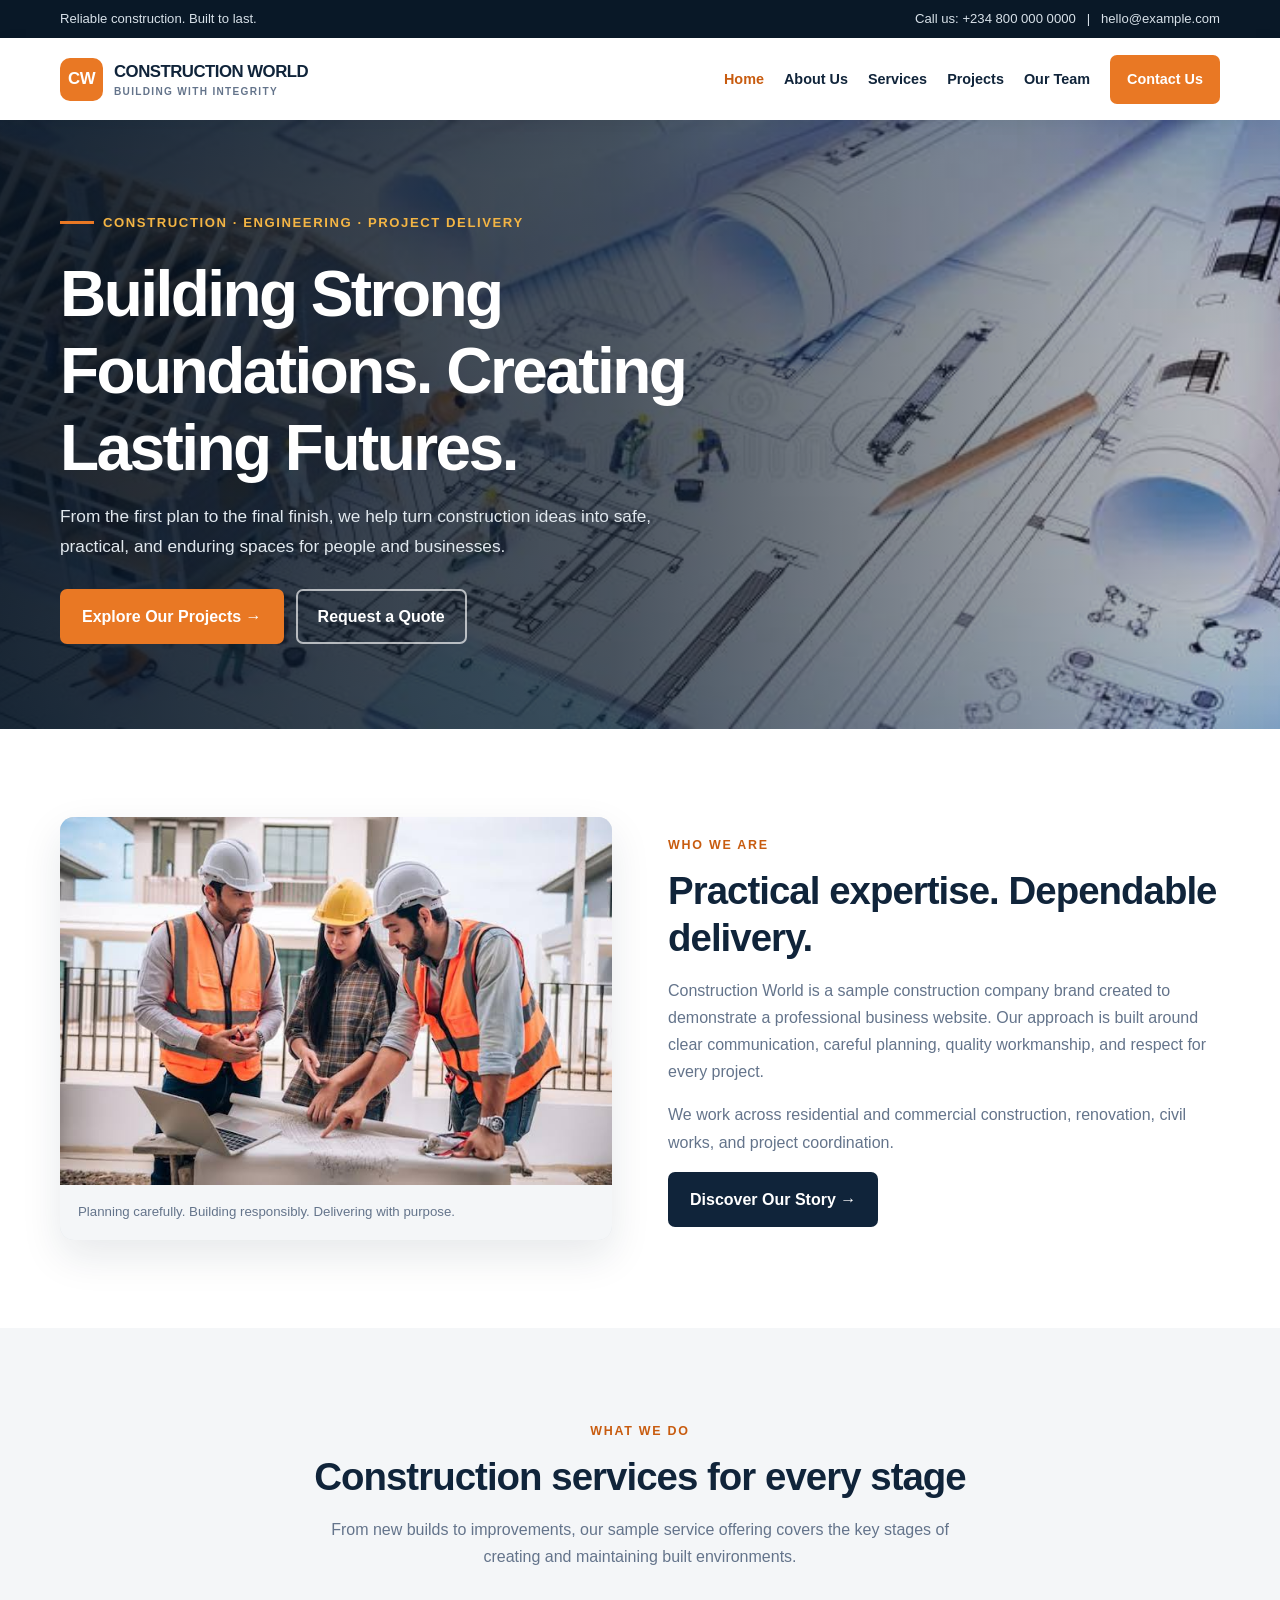
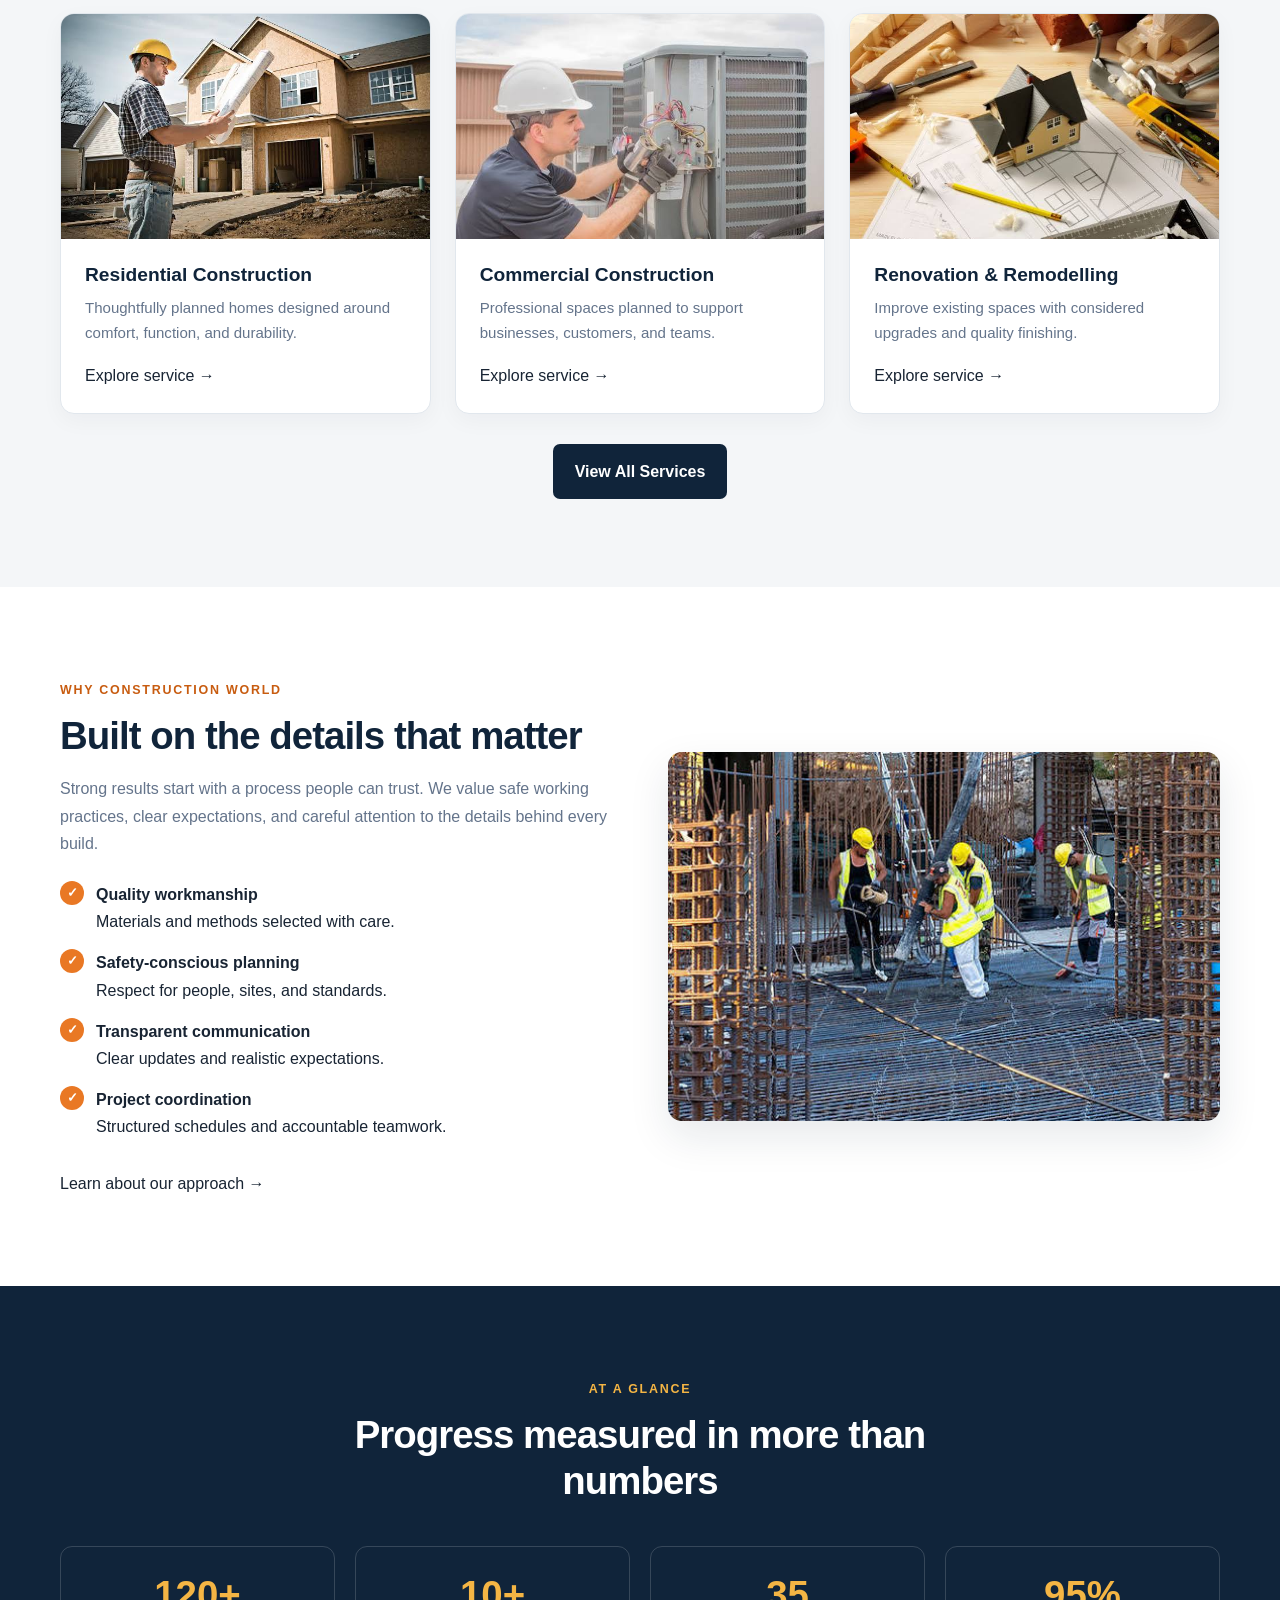
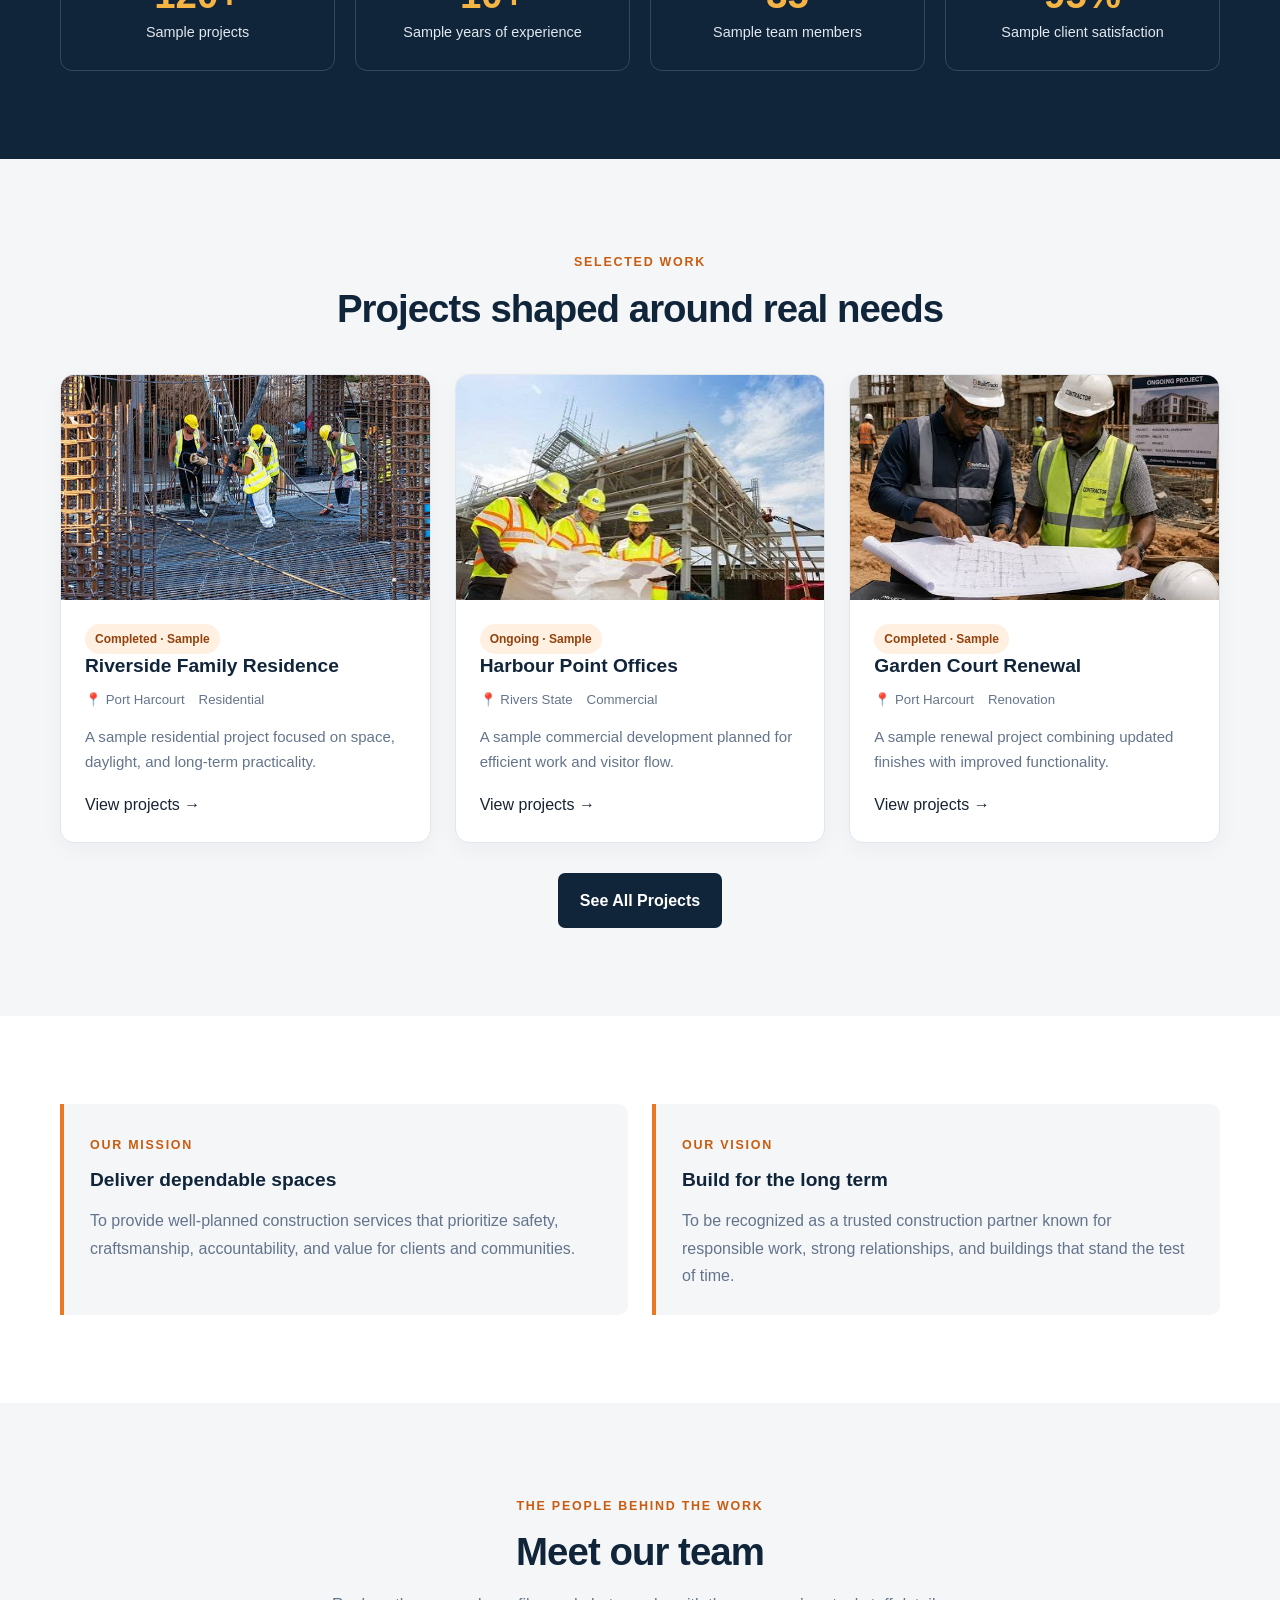
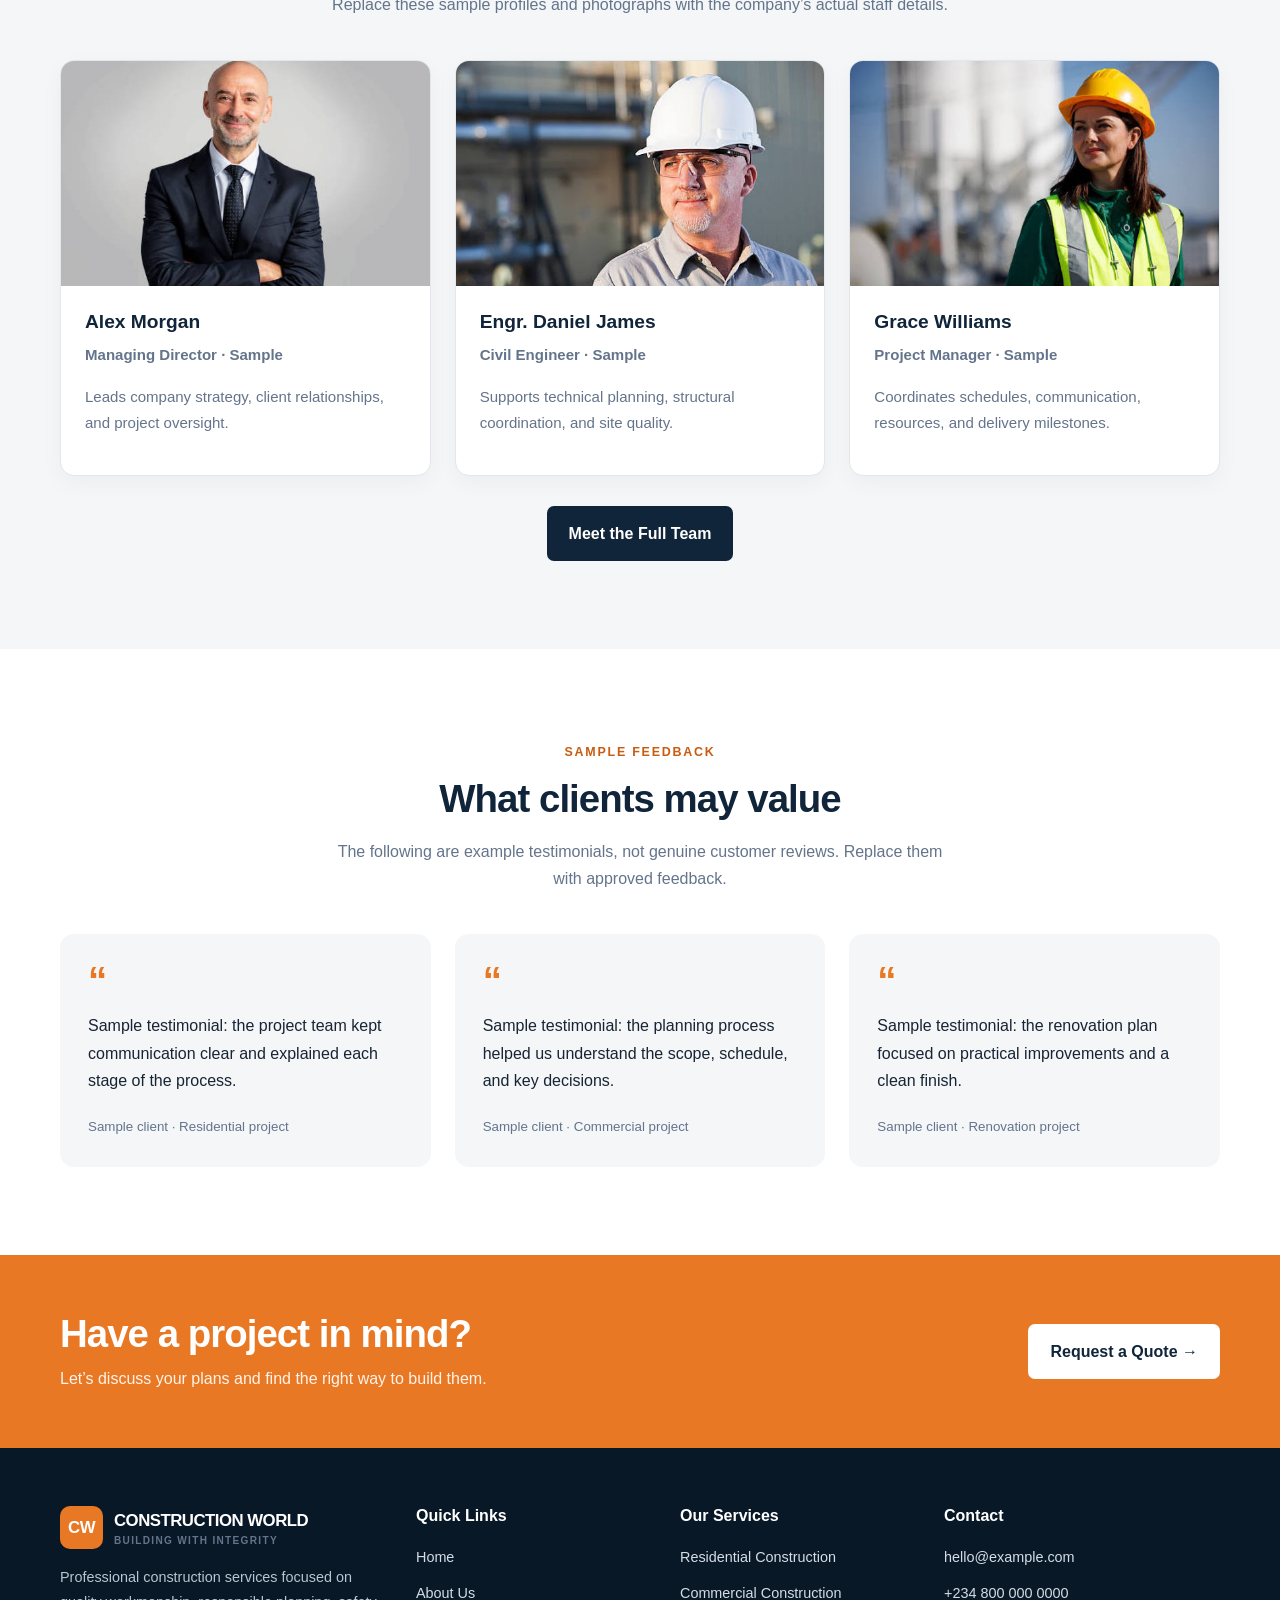
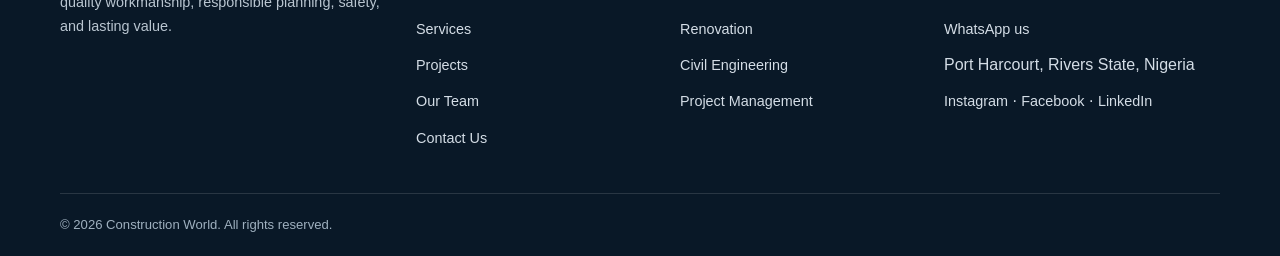
<file: construction-world/index.html>
<!DOCTYPE html>
<html lang="en"><head><meta charset="UTF-8"><meta name="viewport" content="width=device-width, initial-scale=1.0">
<meta name="description" content="Home | Construction World professional construction services.">
<title>Home | Construction World</title><link rel="stylesheet" href="css/style.css"></head>
<body><a class="skip-link" href="#main">Skip to content</a>
<div class="topbar"><div class="container topbar__inner"><span>Reliable construction. Built to last.</span><span>Call us: <a href="tel:+2348000000000">+234 800 000 0000</a> &nbsp; | &nbsp; <a href="mailto:hello@example.com">hello@example.com</a></span></div></div>
<header class="site-header"><div class="container nav-wrap">
<a class="brand" href="index.html" aria-label="Construction World home"><span class="brand-mark">CW</span><span>CONSTRUCTION WORLD<small>BUILDING WITH INTEGRITY</small></span></a>
<input class="nav-toggle" type="checkbox" id="nav-toggle" aria-label="Toggle navigation"><label class="nav-toggle-label" for="nav-toggle" aria-hidden="true">☰</label>
<ul class="nav-links"><li><a href="index.html" aria-current="page">Home</a></li>
<li><a href="about.html">About Us</a></li>
<li><a href="services.html">Services</a></li>
<li><a href="projects.html">Projects</a></li>
<li><a href="team.html">Our Team</a></li>
<li><a href="contact.html" class="nav-cta">Contact Us</a></li></ul></div></header><main id="main">
<section class="hero"><div class="container"><div class="hero__content"><span class="hero__tag">Construction · Engineering · Project Delivery</span><h1>Building Strong Foundations. Creating Lasting Futures.</h1><p>From the first plan to the final finish, we help turn construction ideas into safe, practical, and enduring spaces for people and businesses.</p><div class="btn-row"><a class="btn btn--primary" href="projects.html">Explore Our Projects →</a><a class="btn btn--outline" href="contact.html">Request a Quote</a></div></div></div></section>
<section class="section"><div class="container split"><div class="image-frame"><img src="images/about-construction.jpg" alt="Construction professionals inspecting a building project"><div class="image-caption">Planning carefully. Building responsibly. Delivering with purpose.</div></div><div><span class="eyebrow">Who We Are</span><h2>Practical expertise. Dependable delivery.</h2><p>Construction World is a sample construction company brand created to demonstrate a professional business website. Our approach is built around clear communication, careful planning, quality workmanship, and respect for every project.</p><p>We work across residential and commercial construction, renovation, civil works, and project coordination.</p><a class="btn btn--navy" href="about.html">Discover Our Story →</a></div></div></section>
<section class="section section--light"><div class="container"><div class="section-heading"><span class="eyebrow">What We Do</span><h2>Construction services for every stage</h2><p>From new builds to improvements, our sample service offering covers the key stages of creating and maintaining built environments.</p></div><div class="grid grid--3">
<article class="card"><img class="card__image" src="images/service-residential.jpg" alt="Modern residential building under construction"><div class="card__body"><h3>Residential Construction</h3><p>Thoughtfully planned homes designed around comfort, function, and durability.</p><a class="text-link" href="services.html#residential">Explore service →</a></div></article>
<article class="card"><img class="card__image" src="images/service-commercial.jpg" alt="Commercial building construction site"><div class="card__body"><h3>Commercial Construction</h3><p>Professional spaces planned to support businesses, customers, and teams.</p><a class="text-link" href="services.html#commercial">Explore service →</a></div></article>
<article class="card"><img class="card__image" src="images/service-renovation.jpg" alt="Workers renovating a building interior"><div class="card__body"><h3>Renovation & Remodelling</h3><p>Improve existing spaces with considered upgrades and quality finishing.</p><a class="text-link" href="services.html#renovation">Explore service →</a></div></article></div><div style="text-align:center;margin-top:30px"><a class="btn btn--navy" href="services.html">View All Services</a></div></div></section>
<section class="section"><div class="container split"><div><span class="eyebrow">Why Construction World</span><h2>Built on the details that matter</h2><p>Strong results start with a process people can trust. We value safe working practices, clear expectations, and careful attention to the details behind every build.</p><ul class="check-list"><li><span><strong>Quality workmanship</strong><br>Materials and methods selected with care.</span></li><li><span><strong>Safety-conscious planning</strong><br>Respect for people, sites, and standards.</span></li><li><span><strong>Transparent communication</strong><br>Clear updates and realistic expectations.</span></li><li><span><strong>Project coordination</strong><br>Structured schedules and accountable teamwork.</span></li></ul><a class="text-link" href="about.html">Learn about our approach →</a></div><div class="image-frame"><img src="images/project-1.jpg" alt="Construction team working on a building project"></div></div></section>
<section class="section section--navy"><div class="container"><div class="section-heading"><span class="eyebrow">At a Glance</span><h2>Progress measured in more than numbers</h2><p></div><div class="stat-grid"><div class="stat"><strong>120+</strong><span>Sample projects</span></div><div class="stat"><strong>10+</strong><span>Sample years of experience</span></div><div class="stat"><strong>35</strong><span>Sample team members</span></div><div class="stat"><strong>95%</strong><span>Sample client satisfaction</span></div></div></div></section>
<section class="section section--light"><div class="container"><div class="section-heading"><span class="eyebrow">Selected Work</span><h2>Projects shaped around real needs</h2></div><div class="grid grid--3">
<article class="card"><img class="card__image" src="images/project-1.jpg" alt="Contemporary residential building project"><div class="card__body"><span class="pill">Completed · Sample</span><h3>Riverside Family Residence</h3><div class="card__meta"><span>📍 Port Harcourt</span><span>Residential</span></div><p>A sample residential project focused on space, daylight, and long-term practicality.</p><a class="text-link" href="projects.html">View projects →</a></div></article>
<article class="card"><img class="card__image" src="images/project-2.jpg" alt="Commercial office building project"><div class="card__body"><span class="pill">Ongoing · Sample</span><h3>Harbour Point Offices</h3><div class="card__meta"><span>📍 Rivers State</span><span>Commercial</span></div><p>A sample commercial development planned for efficient work and visitor flow.</p><a class="text-link" href="projects.html">View projects →</a></div></article>
<article class="card"><img class="card__image" src="images/project-3.jpg" alt="Building renovation and finishing project"><div class="card__body"><span class="pill">Completed · Sample</span><h3>Garden Court Renewal</h3><div class="card__meta"><span>📍 Port Harcourt</span><span>Renovation</span></div><p>A sample renewal project combining updated finishes with improved functionality.</p><a class="text-link" href="projects.html">View projects →</a></div></article></div><div style="text-align:center;margin-top:30px"><a class="btn btn--navy" href="projects.html">See All Projects</a></div></div></section>
<section class="section"><div class="container grid grid--2"><div class="value-card"><span class="eyebrow">Our Mission</span><h3>Deliver dependable spaces</h3><p>To provide well-planned construction services that prioritize safety, craftsmanship, accountability, and value for clients and communities.</p></div><div class="value-card"><span class="eyebrow">Our Vision</span><h3>Build for the long term</h3><p>To be recognized as a trusted construction partner known for responsible work, strong relationships, and buildings that stand the test of time.</p></div></div></section>
<section class="section section--light"><div class="container"><div class="section-heading"><span class="eyebrow">The People Behind the Work</span><h2>Meet our team</h2><p>Replace these sample profiles and photographs with the company’s actual staff details.</p></div><div class="grid grid--3">
<article class="card"><img class="card__image" src="images/team-member-1.jpg" alt="Placeholder portrait for the managing director"><div class="card__body"><h3>Alex Morgan</h3><p><strong>Managing Director · Sample</strong></p><p>Leads company strategy, client relationships, and project oversight.</p></div></article>
<article class="card"><img class="card__image" src="images/team-member-2.jpg" alt="Placeholder portrait for a civil engineer"><div class="card__body"><h3>Engr. Daniel James</h3><p><strong>Civil Engineer · Sample</strong></p><p>Supports technical planning, structural coordination, and site quality.</p></div></article>
<article class="card"><img class="card__image" src="images/team-member-3.jpg" alt="Placeholder portrait for the project manager"><div class="card__body"><h3>Grace Williams</h3><p><strong>Project Manager · Sample</strong></p><p>Coordinates schedules, communication, resources, and delivery milestones.</p></div></article></div><div style="text-align:center;margin-top:30px"><a class="btn btn--navy" href="team.html">Meet the Full Team</a></div></div></section>
<section class="section"><div class="container"><div class="section-heading"><span class="eyebrow">Sample Feedback</span><h2>What clients may value</h2><p>The following are example testimonials, not genuine customer reviews. Replace them with approved feedback.</p></div><div class="grid grid--3"><article class="quote-card"><div class="quote-mark">“</div><blockquote>Sample testimonial: the project team kept communication clear and explained each stage of the process.</blockquote><small>Sample client · Residential project</small></article><article class="quote-card"><div class="quote-mark">“</div><blockquote>Sample testimonial: the planning process helped us understand the scope, schedule, and key decisions.</blockquote><small>Sample client · Commercial project</small></article><article class="quote-card"><div class="quote-mark">“</div><blockquote>Sample testimonial: the renovation plan focused on practical improvements and a clean finish.</blockquote><small>Sample client · Renovation project</small></article></div></div></section>
</main><section class="cta-band"><div class="container cta-band__inner"><div><h2>Have a project in mind?</h2><p>Let’s discuss your plans and find the right way to build them.</p></div><a class="btn" href="contact.html">Request a Quote →</a></div></section>
<footer class="site-footer"><div class="container"><div class="footer-grid">
<div><a class="brand footer-brand" href="index.html"><span class="brand-mark">CW</span><span>CONSTRUCTION WORLD<small>BUILDING WITH INTEGRITY</small></span></a><p>Professional construction services focused on quality workmanship, responsible planning, safety, and lasting value.</p></div>
<div><h3>Quick Links</h3><ul class="footer-links"><li><a href="index.html">Home</a></li><li><a href="about.html">About Us</a></li><li><a href="services.html">Services</a></li><li><a href="projects.html">Projects</a></li><li><a href="team.html">Our Team</a></li><li><a href="contact.html">Contact Us</a></li></ul></div>
<div><h3>Our Services</h3><ul class="footer-links"><li><a href="services.html#residential">Residential Construction</a></li><li><a href="services.html#commercial">Commercial Construction</a></li><li><a href="services.html#renovation">Renovation</a></li><li><a href="services.html#civil">Civil Engineering</a></li><li><a href="services.html#management">Project Management</a></li></ul></div>
<div><h3>Contact</h3><ul class="footer-links"><li><a href="mailto:hello@example.com">hello@example.com</a></li><li><a href="tel:+2348000000000">+234 800 000 0000</a></li><li><a href="https://wa.me/2348000000000">WhatsApp us</a></li><li>Port Harcourt, Rivers State, Nigeria</li><li><a href="https://instagram.com/" target="_blank" rel="noopener">Instagram</a> · <a href="https://facebook.com/" target="_blank" rel="noopener">Facebook</a> · <a href="https://linkedin.com/" target="_blank" rel="noopener">LinkedIn</a></li></ul></div>
</div><div class="footer-bottom"><span>© 2026 Construction World. All rights reserved.</span><span></span></div></div></footer></body></html>
</file>
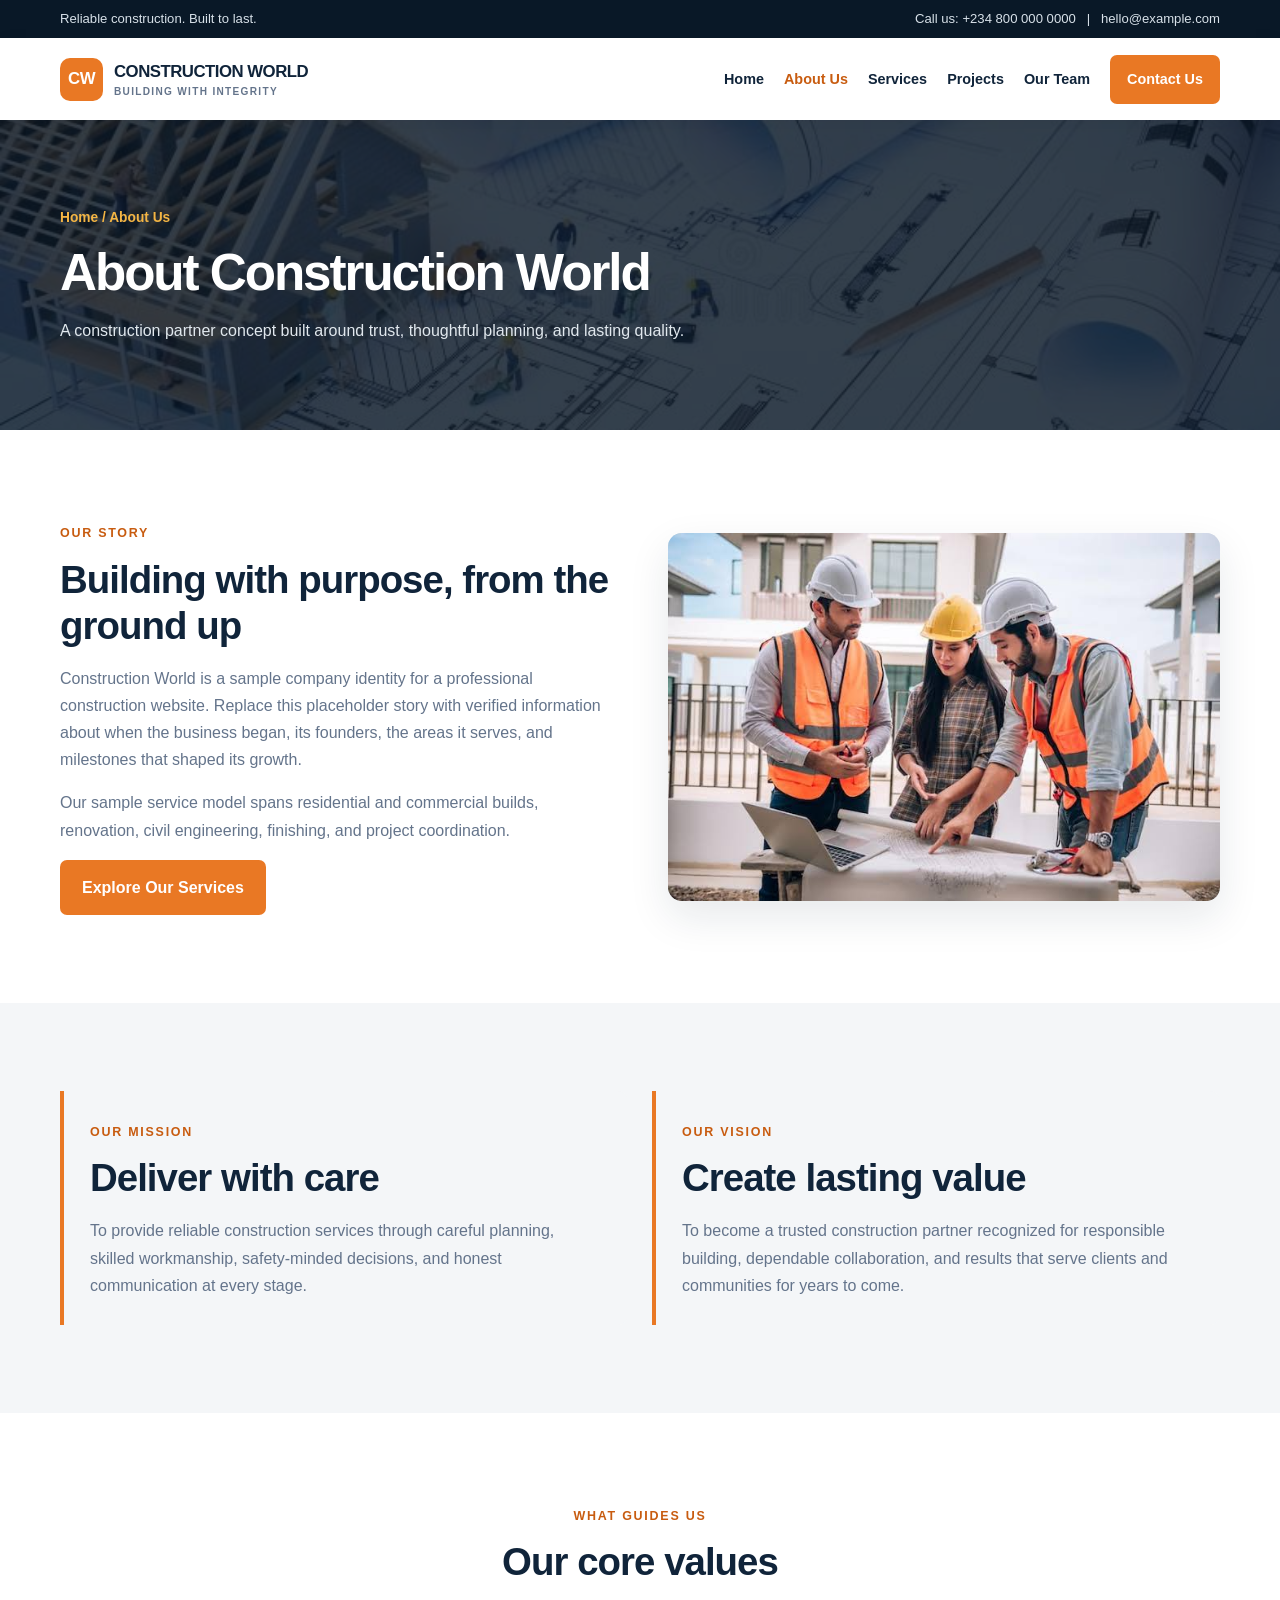
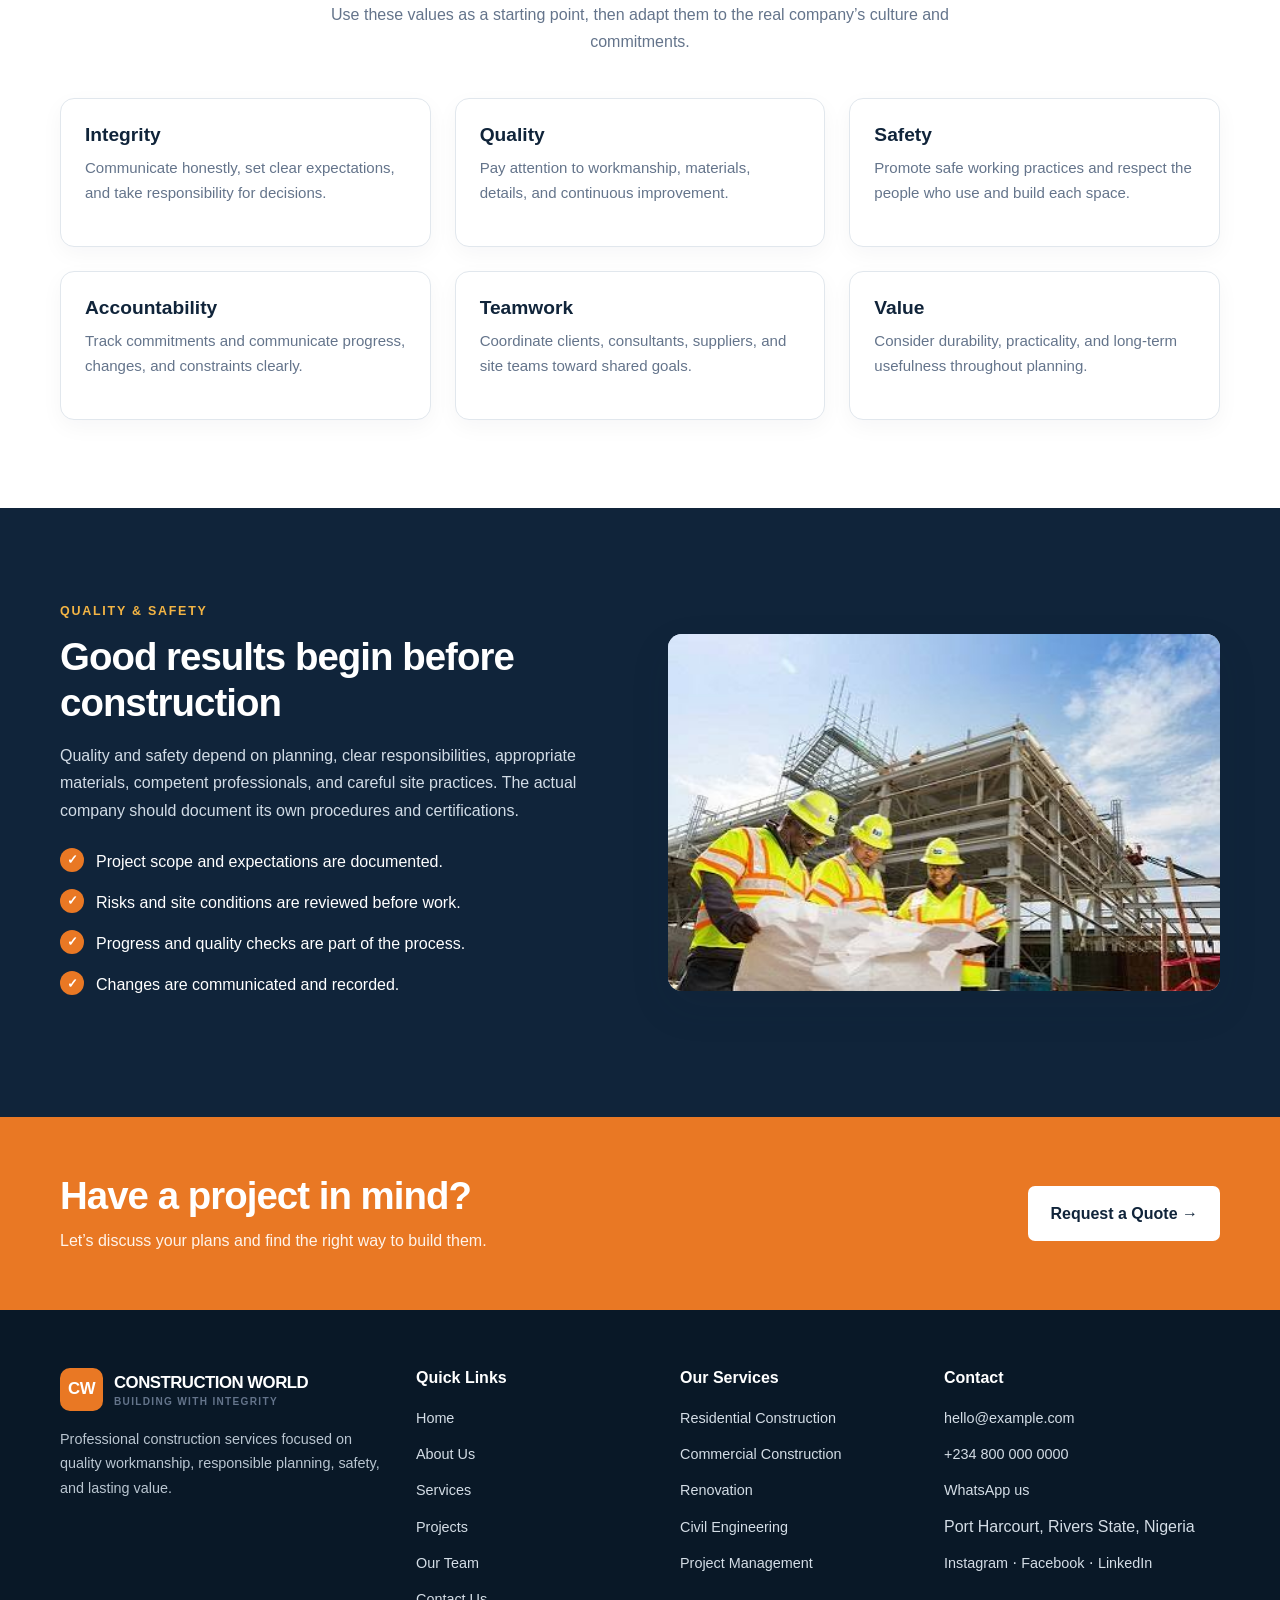
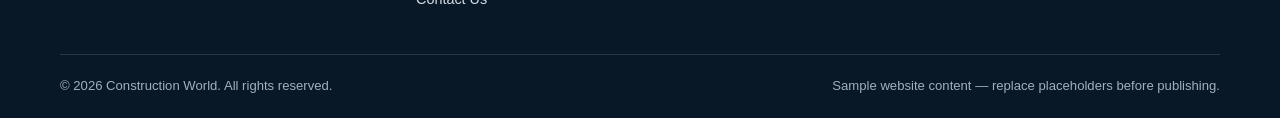
<file: construction-world/about.html>
<!DOCTYPE html>
<html lang="en"><head><meta charset="UTF-8"><meta name="viewport" content="width=device-width, initial-scale=1.0">
<meta name="description" content="About Us | Construction World professional construction services.">
<title>About Us | Construction World</title><link rel="stylesheet" href="css/style.css"></head>
<body><a class="skip-link" href="#main">Skip to content</a>
<div class="topbar"><div class="container topbar__inner"><span>Reliable construction. Built to last.</span><span>Call us: <a href="tel:+2348000000000">+234 800 000 0000</a> &nbsp; | &nbsp; <a href="mailto:hello@example.com">hello@example.com</a></span></div></div>
<header class="site-header"><div class="container nav-wrap">
<a class="brand" href="index.html" aria-label="Construction World home"><span class="brand-mark">CW</span><span>CONSTRUCTION WORLD<small>BUILDING WITH INTEGRITY</small></span></a>
<input class="nav-toggle" type="checkbox" id="nav-toggle" aria-label="Toggle navigation"><label class="nav-toggle-label" for="nav-toggle" aria-hidden="true">☰</label>
<ul class="nav-links"><li><a href="index.html">Home</a></li>
<li><a href="about.html" aria-current="page">About Us</a></li>
<li><a href="services.html">Services</a></li>
<li><a href="projects.html">Projects</a></li>
<li><a href="team.html">Our Team</a></li>
<li><a href="contact.html" class="nav-cta">Contact Us</a></li></ul></div></header><main id="main">
<section class="page-hero"><div class="container"><div class="breadcrumb">Home / About Us</div><h1>About Construction World</h1><p>A construction partner concept built around trust, thoughtful planning, and lasting quality.</p></div></section>
<section class="section"><div class="container split"><div><span class="eyebrow">Our Story</span><h2>Building with purpose, from the ground up</h2><p>Construction World is a sample company identity for a professional construction website. Replace this placeholder story with verified information about when the business began, its founders, the areas it serves, and milestones that shaped its growth.</p><p>Our sample service model spans residential and commercial builds, renovation, civil engineering, finishing, and project coordination.</p><a class="btn btn--primary" href="services.html">Explore Our Services</a></div><div class="image-frame"><img src="images/about-construction.jpg" alt="Construction site showing building work in progress"></div></div></section>
<section class="section section--light"><div class="container grid grid--2"><article class="value-card"><span class="eyebrow">Our Mission</span><h2>Deliver with care</h2><p>To provide reliable construction services through careful planning, skilled workmanship, safety-minded decisions, and honest communication at every stage.</p></article><article class="value-card"><span class="eyebrow">Our Vision</span><h2>Create lasting value</h2><p>To become a trusted construction partner recognized for responsible building, dependable collaboration, and results that serve clients and communities for years to come.</p></article></div></section>
<section class="section"><div class="container"><div class="section-heading"><span class="eyebrow">What Guides Us</span><h2>Our core values</h2><p>Use these values as a starting point, then adapt them to the real company’s culture and commitments.</p></div><div class="grid grid--3"><article class="card"><div class="card__body"><h3>Integrity</h3><p>Communicate honestly, set clear expectations, and take responsibility for decisions.</p></div></article><article class="card"><div class="card__body"><h3>Quality</h3><p>Pay attention to workmanship, materials, details, and continuous improvement.</p></div></article><article class="card"><div class="card__body"><h3>Safety</h3><p>Promote safe working practices and respect the people who use and build each space.</p></div></article><article class="card"><div class="card__body"><h3>Accountability</h3><p>Track commitments and communicate progress, changes, and constraints clearly.</p></div></article><article class="card"><div class="card__body"><h3>Teamwork</h3><p>Coordinate clients, consultants, suppliers, and site teams toward shared goals.</p></div></article><article class="card"><div class="card__body"><h3>Value</h3><p>Consider durability, practicality, and long-term usefulness throughout planning.</p></div></article></div></div></section>
<section class="section section--navy"><div class="container split"><div><span class="eyebrow">Quality & Safety</span><h2>Good results begin before construction</h2><p>Quality and safety depend on planning, clear responsibilities, appropriate materials, competent professionals, and careful site practices. The actual company should document its own procedures and certifications.</p><ul class="check-list"><li><span>Project scope and expectations are documented.</span></li><li><span>Risks and site conditions are reviewed before work.</span></li><li><span>Progress and quality checks are part of the process.</span></li><li><span>Changes are communicated and recorded.</span></li></ul></div><div class="image-frame"><img src="images/project-2.jpg" alt="Construction professionals reviewing work on site"></div></div></section>
</main><section class="cta-band"><div class="container cta-band__inner"><div><h2>Have a project in mind?</h2><p>Let’s discuss your plans and find the right way to build them.</p></div><a class="btn" href="contact.html">Request a Quote →</a></div></section>
<footer class="site-footer"><div class="container"><div class="footer-grid">
<div><a class="brand footer-brand" href="index.html"><span class="brand-mark">CW</span><span>CONSTRUCTION WORLD<small>BUILDING WITH INTEGRITY</small></span></a><p>Professional construction services focused on quality workmanship, responsible planning, safety, and lasting value.</p></div>
<div><h3>Quick Links</h3><ul class="footer-links"><li><a href="index.html">Home</a></li><li><a href="about.html">About Us</a></li><li><a href="services.html">Services</a></li><li><a href="projects.html">Projects</a></li><li><a href="team.html">Our Team</a></li><li><a href="contact.html">Contact Us</a></li></ul></div>
<div><h3>Our Services</h3><ul class="footer-links"><li><a href="services.html#residential">Residential Construction</a></li><li><a href="services.html#commercial">Commercial Construction</a></li><li><a href="services.html#renovation">Renovation</a></li><li><a href="services.html#civil">Civil Engineering</a></li><li><a href="services.html#management">Project Management</a></li></ul></div>
<div><h3>Contact</h3><ul class="footer-links"><li><a href="mailto:hello@example.com">hello@example.com</a></li><li><a href="tel:+2348000000000">+234 800 000 0000</a></li><li><a href="https://wa.me/2348000000000">WhatsApp us</a></li><li>Port Harcourt, Rivers State, Nigeria</li><li><a href="https://instagram.com/" target="_blank" rel="noopener">Instagram</a> · <a href="https://facebook.com/" target="_blank" rel="noopener">Facebook</a> · <a href="https://linkedin.com/" target="_blank" rel="noopener">LinkedIn</a></li></ul></div>
</div><div class="footer-bottom"><span>© 2026 Construction World. All rights reserved.</span><span>Sample website content — replace placeholders before publishing.</span></div></div></footer></body></html>
</file>
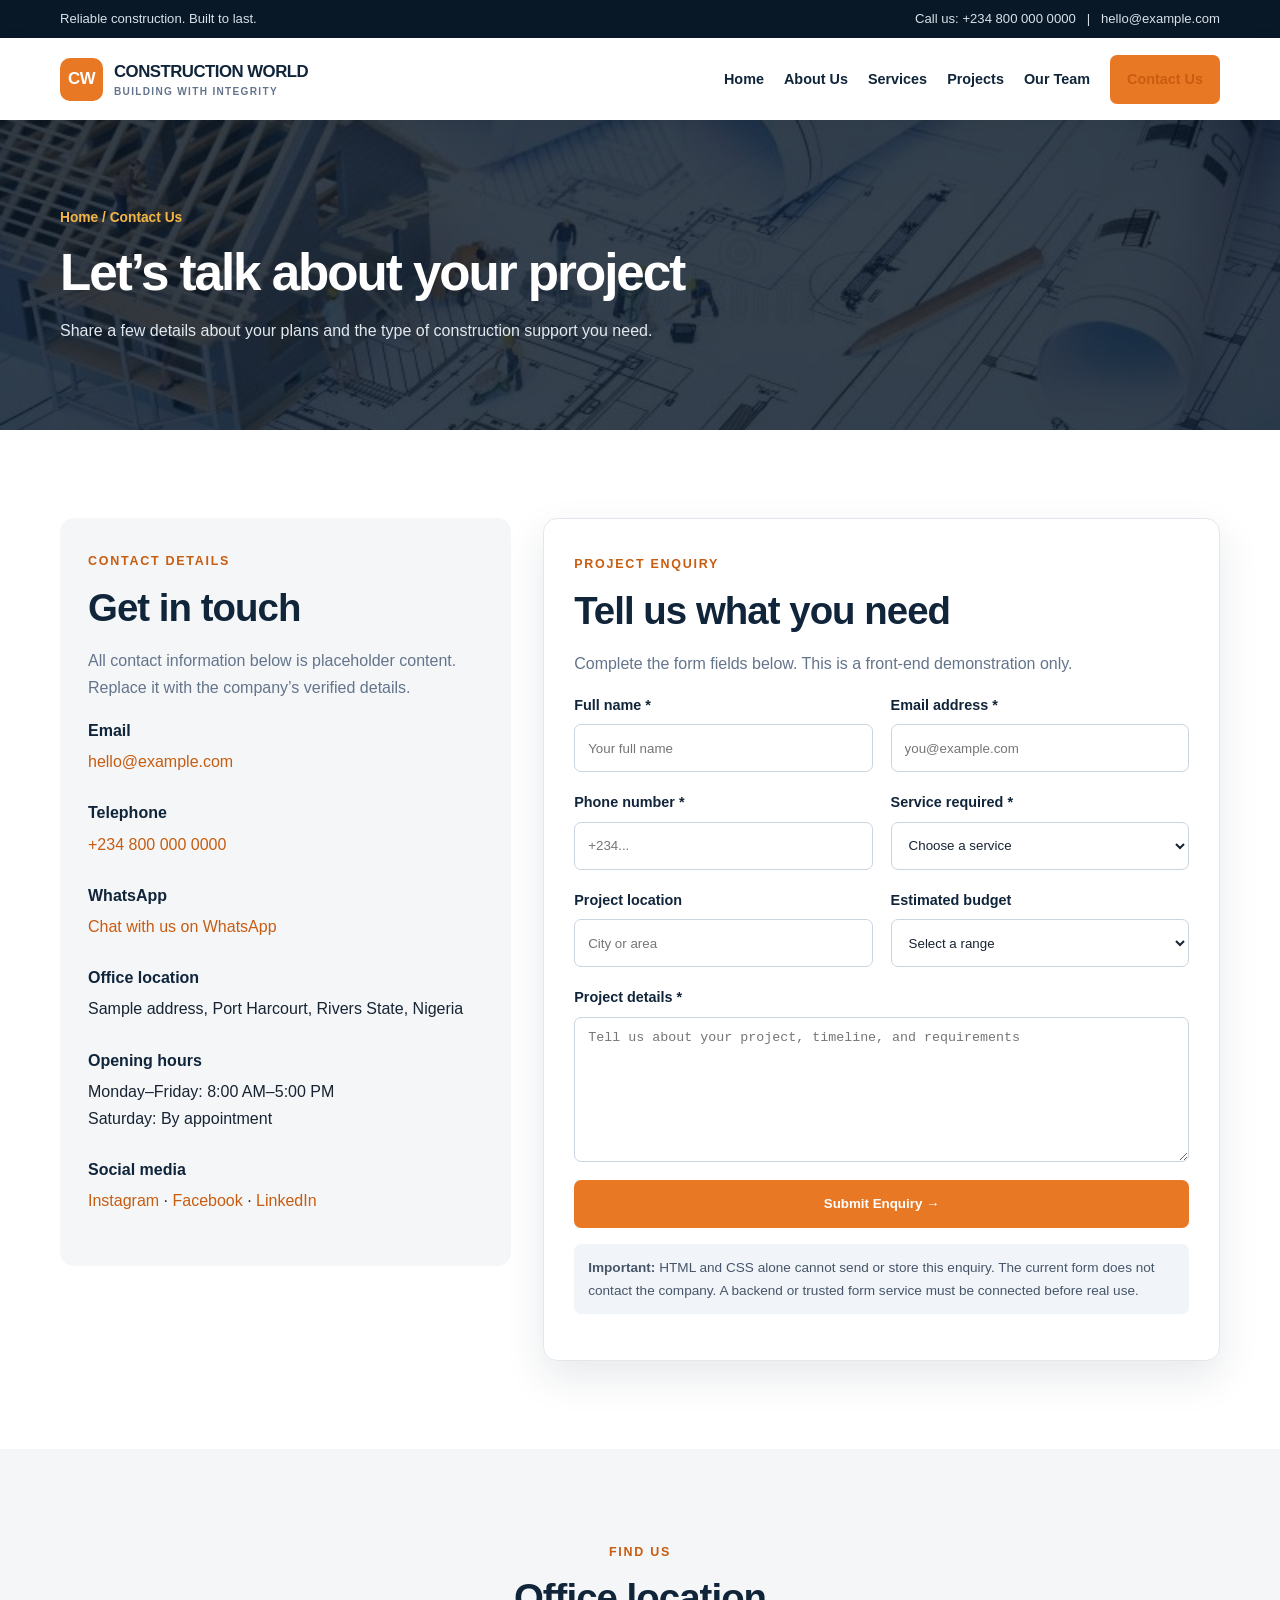
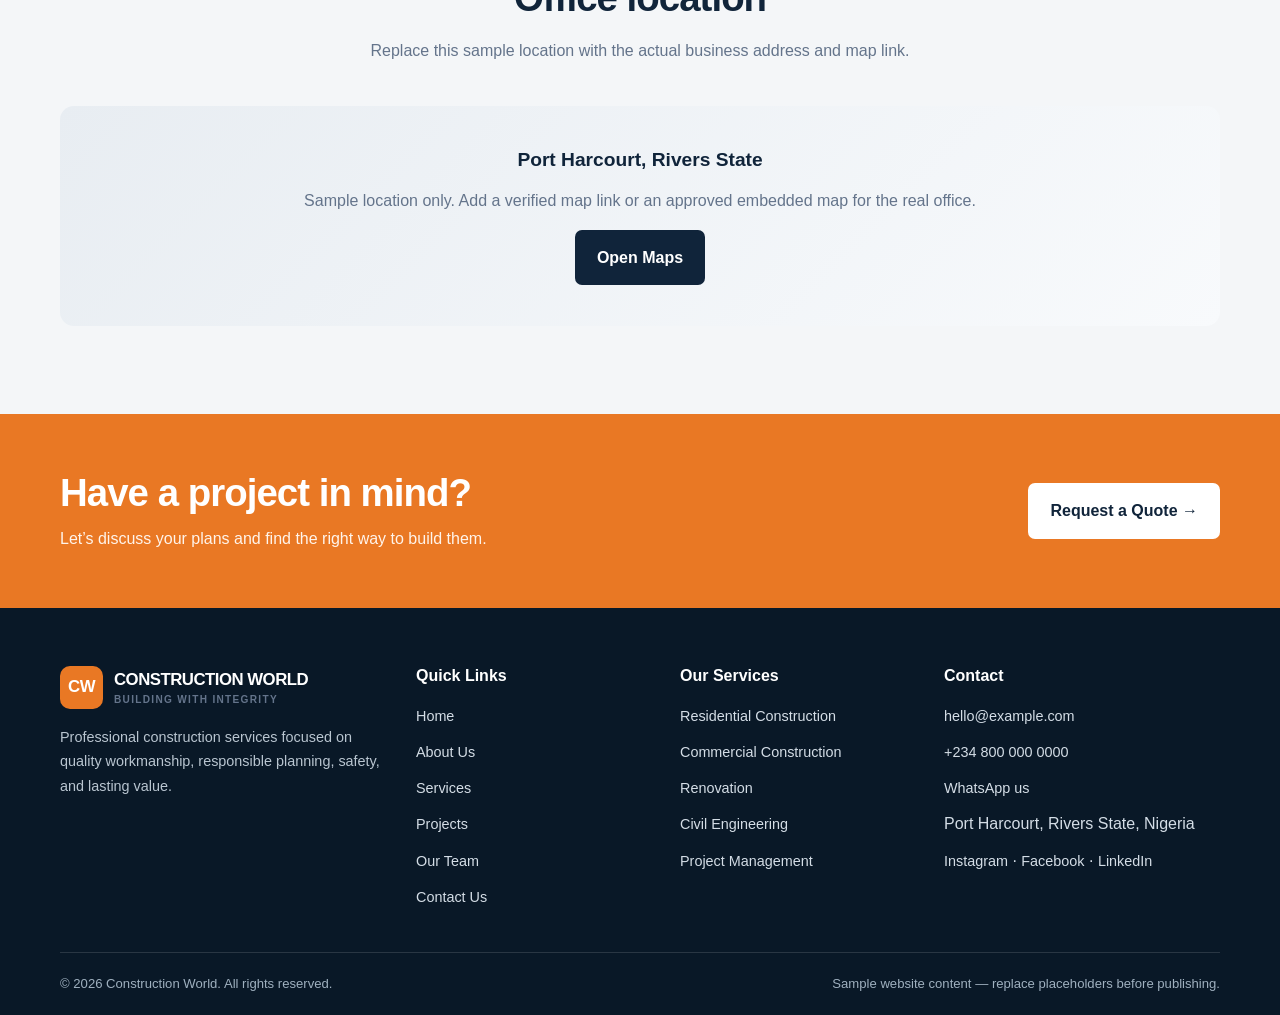
<file: construction-world/contact.html>
<!DOCTYPE html>
<html lang="en"><head><meta charset="UTF-8"><meta name="viewport" content="width=device-width, initial-scale=1.0">
<meta name="description" content="Contact Us | Construction World professional construction services.">
<title>Contact Us | Construction World</title><link rel="stylesheet" href="css/style.css"></head>
<body><a class="skip-link" href="#main">Skip to content</a>
<div class="topbar"><div class="container topbar__inner"><span>Reliable construction. Built to last.</span><span>Call us: <a href="tel:+2348000000000">+234 800 000 0000</a> &nbsp; | &nbsp; <a href="mailto:hello@example.com">hello@example.com</a></span></div></div>
<header class="site-header"><div class="container nav-wrap">
<a class="brand" href="index.html" aria-label="Construction World home"><span class="brand-mark">CW</span><span>CONSTRUCTION WORLD<small>BUILDING WITH INTEGRITY</small></span></a>
<input class="nav-toggle" type="checkbox" id="nav-toggle" aria-label="Toggle navigation"><label class="nav-toggle-label" for="nav-toggle" aria-hidden="true">☰</label>
<ul class="nav-links"><li><a href="index.html">Home</a></li>
<li><a href="about.html">About Us</a></li>
<li><a href="services.html">Services</a></li>
<li><a href="projects.html">Projects</a></li>
<li><a href="team.html">Our Team</a></li>
<li><a href="contact.html" aria-current="page" class="nav-cta">Contact Us</a></li></ul></div></header><main id="main">
<section class="page-hero"><div class="container"><div class="breadcrumb">Home / Contact Us</div><h1>Let’s talk about your project</h1><p>Share a few details about your plans and the type of construction support you need.</p></div></section>
<section class="section"><div class="container"><div class="contact-layout"><aside class="contact-panel"><span class="eyebrow">Contact Details</span><h2>Get in touch</h2><p>All contact information below is placeholder content. Replace it with the company’s verified details.</p><div class="contact-item"><strong>Email</strong><a href="mailto:hello@example.com">hello@example.com</a></div><div class="contact-item"><strong>Telephone</strong><a href="tel:+2348000000000">+234 800 000 0000</a></div><div class="contact-item"><strong>WhatsApp</strong><a href="https://wa.me/2348000000000">Chat with us on WhatsApp</a></div><div class="contact-item"><strong>Office location</strong><span>Sample address, Port Harcourt, Rivers State, Nigeria</span></div><div class="contact-item"><strong>Opening hours</strong><span>Monday–Friday: 8:00 AM–5:00 PM<br>Saturday: By appointment</span></div><div class="contact-item"><strong>Social media</strong><a href="https://instagram.com/" target="_blank" rel="noopener">Instagram</a> · <a href="https://facebook.com/" target="_blank" rel="noopener">Facebook</a> · <a href="https://linkedin.com/" target="_blank" rel="noopener">LinkedIn</a></div></aside>
<div class="form-card"><span class="eyebrow">Project Enquiry</span><h2>Tell us what you need</h2><p>Complete the form fields below. This is a front-end demonstration only.</p><form action="#" method="get"><div class="form-grid">
<div class="form-field"><label for="full-name">Full name *</label><input id="full-name" name="full-name" type="text" autocomplete="name" required placeholder="Your full name"></div>
<div class="form-field"><label for="email">Email address *</label><input id="email" name="email" type="email" autocomplete="email" required placeholder="you@example.com"></div>
<div class="form-field"><label for="phone">Phone number *</label><input id="phone" name="phone" type="tel" autocomplete="tel" required placeholder="+234..."></div>
<div class="form-field"><label for="service">Service required *</label><select id="service" name="service" required><option value="">Choose a service</option><option>Residential construction</option><option>Commercial construction</option><option>Renovation and remodelling</option><option>Civil engineering</option><option>Project management</option><option>Interior or exterior finishing</option><option>Other</option></select></div>
<div class="form-field"><label for="location">Project location</label><input id="location" name="location" type="text" placeholder="City or area"></div>
<div class="form-field"><label for="budget">Estimated budget</label><select id="budget" name="budget"><option value="">Select a range</option><option>Under ₦5 million</option><option>₦5 million–₦20 million</option><option>₦20 million–₦50 million</option><option>Above ₦50 million</option><option>Not sure yet</option></select></div>
<div class="form-field form-field--full"><label for="details">Project details *</label><textarea id="details" name="details" required placeholder="Tell us about your project, timeline, and requirements"></textarea></div>
<div class="form-field form-field--full"><button class="btn btn--primary" type="submit">Submit Enquiry →</button></div></div><p class="form-note"><strong>Important:</strong> HTML and CSS alone cannot send or store this enquiry. The current form does not contact the company. A backend or trusted form service must be connected before real use.</p></form></div></div></div></section>
<section class="section section--light"><div class="container"><div class="section-heading"><span class="eyebrow">Find Us</span><h2>Office location</h2><p>Replace this sample location with the actual business address and map link.</p></div><div class="map-panel"><div><h3>Port Harcourt, Rivers State</h3><p>Sample location only. Add a verified map link or an approved embedded map for the real office.</p><a class="btn btn--navy" href="https://www.google.com/maps" target="_blank" rel="noopener">Open Maps</a></div></div></div></section>
</main><section class="cta-band"><div class="container cta-band__inner"><div><h2>Have a project in mind?</h2><p>Let’s discuss your plans and find the right way to build them.</p></div><a class="btn" href="contact.html">Request a Quote →</a></div></section>
<footer class="site-footer"><div class="container"><div class="footer-grid">
<div><a class="brand footer-brand" href="index.html"><span class="brand-mark">CW</span><span>CONSTRUCTION WORLD<small>BUILDING WITH INTEGRITY</small></span></a><p>Professional construction services focused on quality workmanship, responsible planning, safety, and lasting value.</p></div>
<div><h3>Quick Links</h3><ul class="footer-links"><li><a href="index.html">Home</a></li><li><a href="about.html">About Us</a></li><li><a href="services.html">Services</a></li><li><a href="projects.html">Projects</a></li><li><a href="team.html">Our Team</a></li><li><a href="contact.html">Contact Us</a></li></ul></div>
<div><h3>Our Services</h3><ul class="footer-links"><li><a href="services.html#residential">Residential Construction</a></li><li><a href="services.html#commercial">Commercial Construction</a></li><li><a href="services.html#renovation">Renovation</a></li><li><a href="services.html#civil">Civil Engineering</a></li><li><a href="services.html#management">Project Management</a></li></ul></div>
<div><h3>Contact</h3><ul class="footer-links"><li><a href="mailto:hello@example.com">hello@example.com</a></li><li><a href="tel:+2348000000000">+234 800 000 0000</a></li><li><a href="https://wa.me/2348000000000">WhatsApp us</a></li><li>Port Harcourt, Rivers State, Nigeria</li><li><a href="https://instagram.com/" target="_blank" rel="noopener">Instagram</a> · <a href="https://facebook.com/" target="_blank" rel="noopener">Facebook</a> · <a href="https://linkedin.com/" target="_blank" rel="noopener">LinkedIn</a></li></ul></div>
</div><div class="footer-bottom"><span>© 2026 Construction World. All rights reserved.</span><span>Sample website content — replace placeholders before publishing.</span></div></div></footer></body></html>
</file>
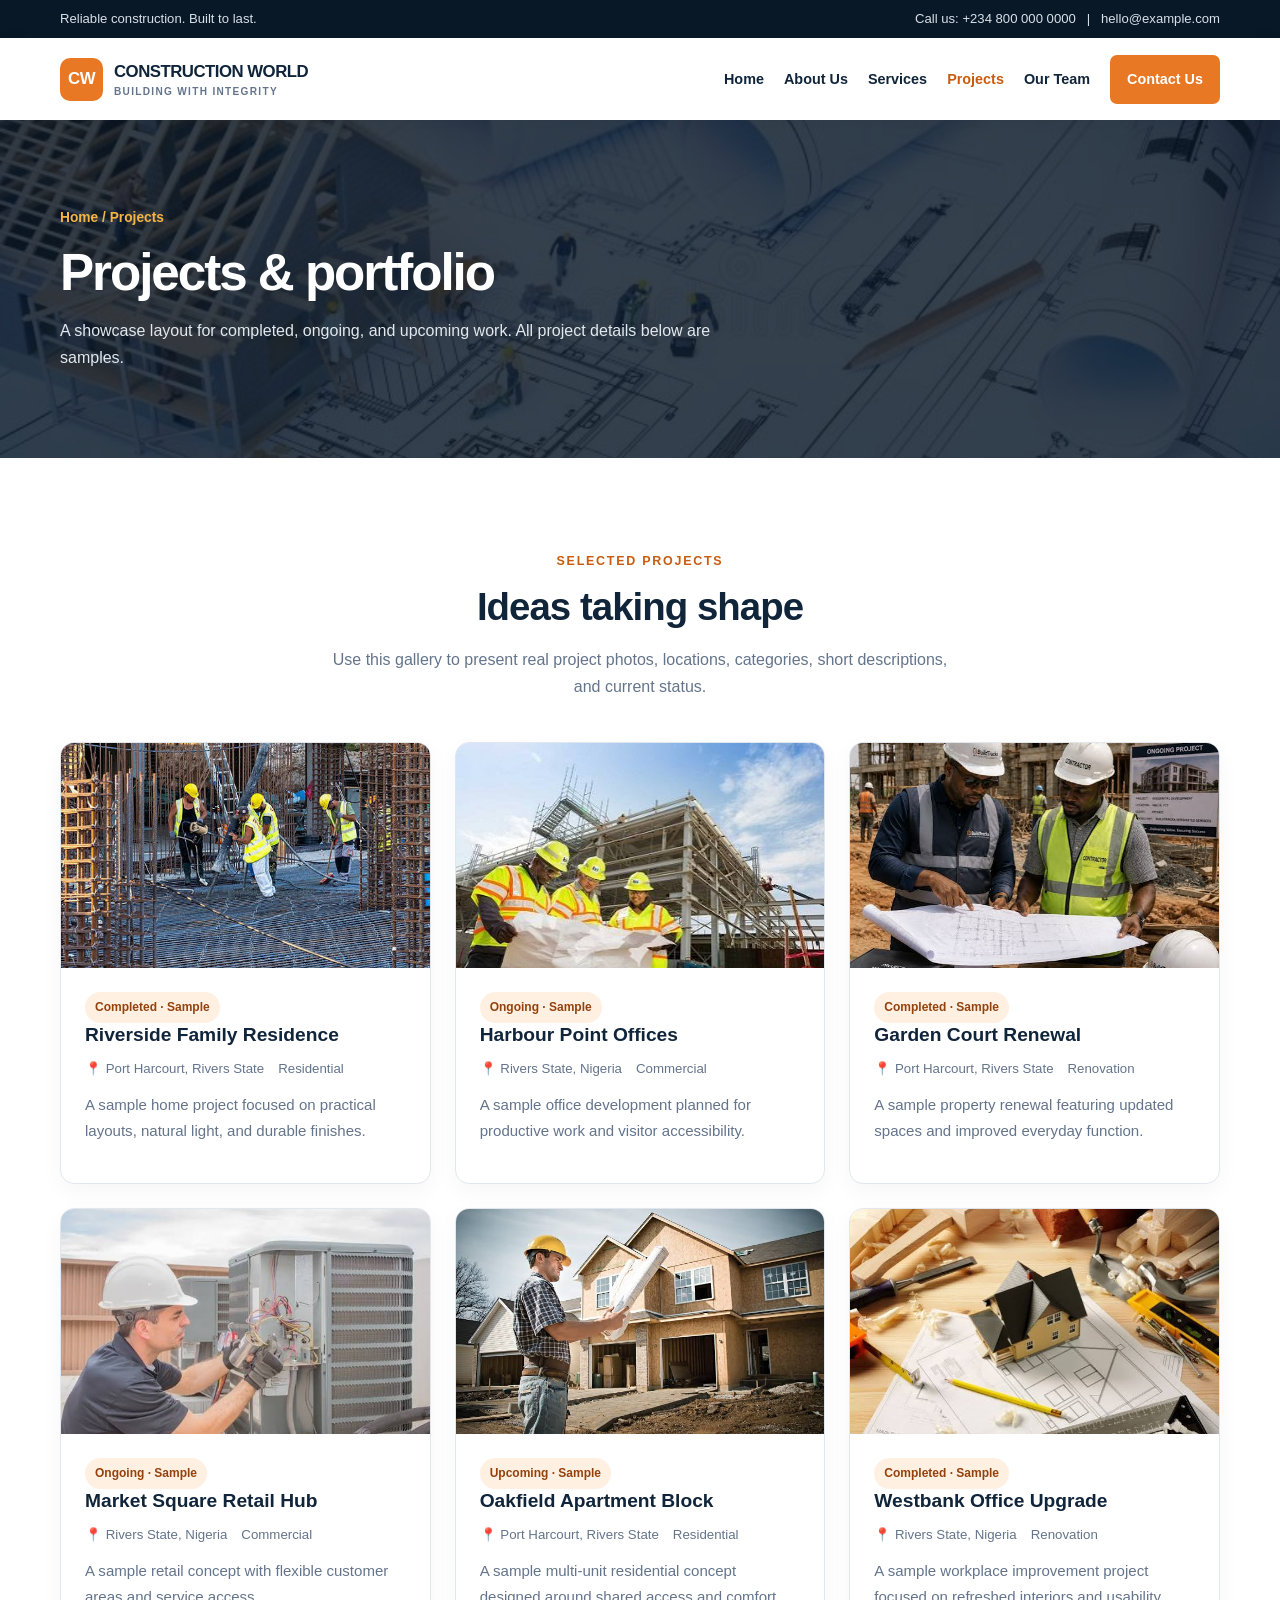
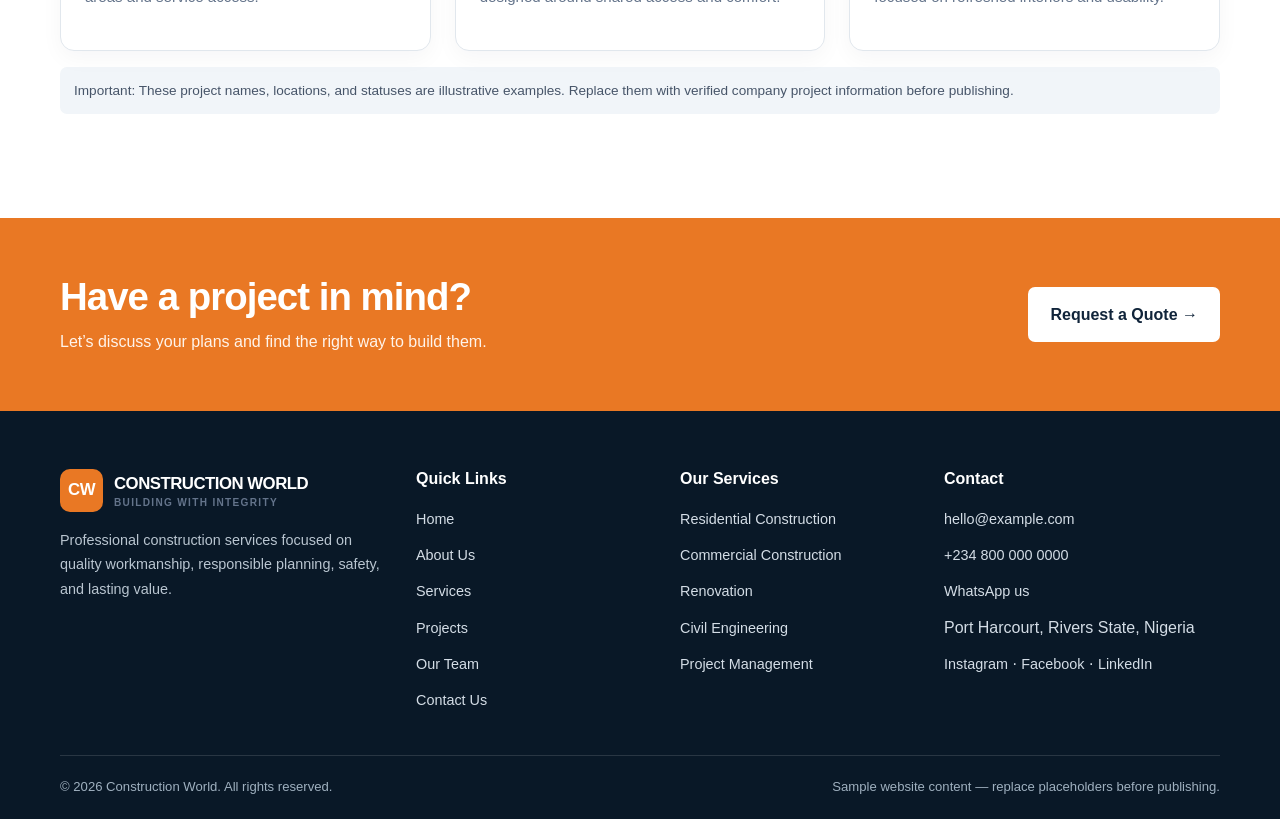
<file: construction-world/projects.html>
<!DOCTYPE html>
<html lang="en"><head><meta charset="UTF-8"><meta name="viewport" content="width=device-width, initial-scale=1.0">
<meta name="description" content="Projects | Construction World professional construction services.">
<title>Projects | Construction World</title><link rel="stylesheet" href="css/style.css"></head>
<body><a class="skip-link" href="#main">Skip to content</a>
<div class="topbar"><div class="container topbar__inner"><span>Reliable construction. Built to last.</span><span>Call us: <a href="tel:+2348000000000">+234 800 000 0000</a> &nbsp; | &nbsp; <a href="mailto:hello@example.com">hello@example.com</a></span></div></div>
<header class="site-header"><div class="container nav-wrap">
<a class="brand" href="index.html" aria-label="Construction World home"><span class="brand-mark">CW</span><span>CONSTRUCTION WORLD<small>BUILDING WITH INTEGRITY</small></span></a>
<input class="nav-toggle" type="checkbox" id="nav-toggle" aria-label="Toggle navigation"><label class="nav-toggle-label" for="nav-toggle" aria-hidden="true">☰</label>
<ul class="nav-links"><li><a href="index.html">Home</a></li>
<li><a href="about.html">About Us</a></li>
<li><a href="services.html">Services</a></li>
<li><a href="projects.html" aria-current="page">Projects</a></li>
<li><a href="team.html">Our Team</a></li>
<li><a href="contact.html" class="nav-cta">Contact Us</a></li></ul></div></header><main id="main"><section class="page-hero"><div class="container"><div class="breadcrumb">Home / Projects</div><h1>Projects & portfolio</h1><p>A showcase layout for completed, ongoing, and upcoming work. All project details below are samples.</p></div></section><section class="section"><div class="container"><div class="section-heading"><span class="eyebrow">Selected Projects</span><h2>Ideas taking shape</h2><p>Use this gallery to present real project photos, locations, categories, short descriptions, and current status.</p></div><div class="grid grid--3"><article class="card"><img class="card__image" src="images/project-1.jpg" alt="Riverside Family Residence sample construction project"><div class="card__body"><span class="pill">Completed · Sample</span><h3>Riverside Family Residence</h3><div class="card__meta"><span>📍 Port Harcourt, Rivers State</span><span>Residential</span></div><p>A sample home project focused on practical layouts, natural light, and durable finishes.</p></div></article><article class="card"><img class="card__image" src="images/project-2.jpg" alt="Harbour Point Offices sample construction project"><div class="card__body"><span class="pill">Ongoing · Sample</span><h3>Harbour Point Offices</h3><div class="card__meta"><span>📍 Rivers State, Nigeria</span><span>Commercial</span></div><p>A sample office development planned for productive work and visitor accessibility.</p></div></article><article class="card"><img class="card__image" src="images/project-3.jpg" alt="Garden Court Renewal sample construction project"><div class="card__body"><span class="pill">Completed · Sample</span><h3>Garden Court Renewal</h3><div class="card__meta"><span>📍 Port Harcourt, Rivers State</span><span>Renovation</span></div><p>A sample property renewal featuring updated spaces and improved everyday function.</p></div></article><article class="card"><img class="card__image" src="images/service-commercial.jpg" alt="Market Square Retail Hub sample construction project"><div class="card__body"><span class="pill">Ongoing · Sample</span><h3>Market Square Retail Hub</h3><div class="card__meta"><span>📍 Rivers State, Nigeria</span><span>Commercial</span></div><p>A sample retail concept with flexible customer areas and service access.</p></div></article><article class="card"><img class="card__image" src="images/service-residential.jpg" alt="Oakfield Apartment Block sample construction project"><div class="card__body"><span class="pill">Upcoming · Sample</span><h3>Oakfield Apartment Block</h3><div class="card__meta"><span>📍 Port Harcourt, Rivers State</span><span>Residential</span></div><p>A sample multi-unit residential concept designed around shared access and comfort.</p></div></article><article class="card"><img class="card__image" src="images/service-renovation.jpg" alt="Westbank Office Upgrade sample construction project"><div class="card__body"><span class="pill">Completed · Sample</span><h3>Westbank Office Upgrade</h3><div class="card__meta"><span>📍 Rivers State, Nigeria</span><span>Renovation</span></div><p>A sample workplace improvement project focused on refreshed interiors and usability.</p></div></article></div><p class="form-note">Important: These project names, locations, and statuses are illustrative examples. Replace them with verified company project information before publishing.</p></div></section></main><section class="cta-band"><div class="container cta-band__inner"><div><h2>Have a project in mind?</h2><p>Let’s discuss your plans and find the right way to build them.</p></div><a class="btn" href="contact.html">Request a Quote →</a></div></section>
<footer class="site-footer"><div class="container"><div class="footer-grid">
<div><a class="brand footer-brand" href="index.html"><span class="brand-mark">CW</span><span>CONSTRUCTION WORLD<small>BUILDING WITH INTEGRITY</small></span></a><p>Professional construction services focused on quality workmanship, responsible planning, safety, and lasting value.</p></div>
<div><h3>Quick Links</h3><ul class="footer-links"><li><a href="index.html">Home</a></li><li><a href="about.html">About Us</a></li><li><a href="services.html">Services</a></li><li><a href="projects.html">Projects</a></li><li><a href="team.html">Our Team</a></li><li><a href="contact.html">Contact Us</a></li></ul></div>
<div><h3>Our Services</h3><ul class="footer-links"><li><a href="services.html#residential">Residential Construction</a></li><li><a href="services.html#commercial">Commercial Construction</a></li><li><a href="services.html#renovation">Renovation</a></li><li><a href="services.html#civil">Civil Engineering</a></li><li><a href="services.html#management">Project Management</a></li></ul></div>
<div><h3>Contact</h3><ul class="footer-links"><li><a href="mailto:hello@example.com">hello@example.com</a></li><li><a href="tel:+2348000000000">+234 800 000 0000</a></li><li><a href="https://wa.me/2348000000000">WhatsApp us</a></li><li>Port Harcourt, Rivers State, Nigeria</li><li><a href="https://instagram.com/" target="_blank" rel="noopener">Instagram</a> · <a href="https://facebook.com/" target="_blank" rel="noopener">Facebook</a> · <a href="https://linkedin.com/" target="_blank" rel="noopener">LinkedIn</a></li></ul></div>
</div><div class="footer-bottom"><span>© 2026 Construction World. All rights reserved.</span><span>Sample website content — replace placeholders before publishing.</span></div></div></footer></body></html>
</file>
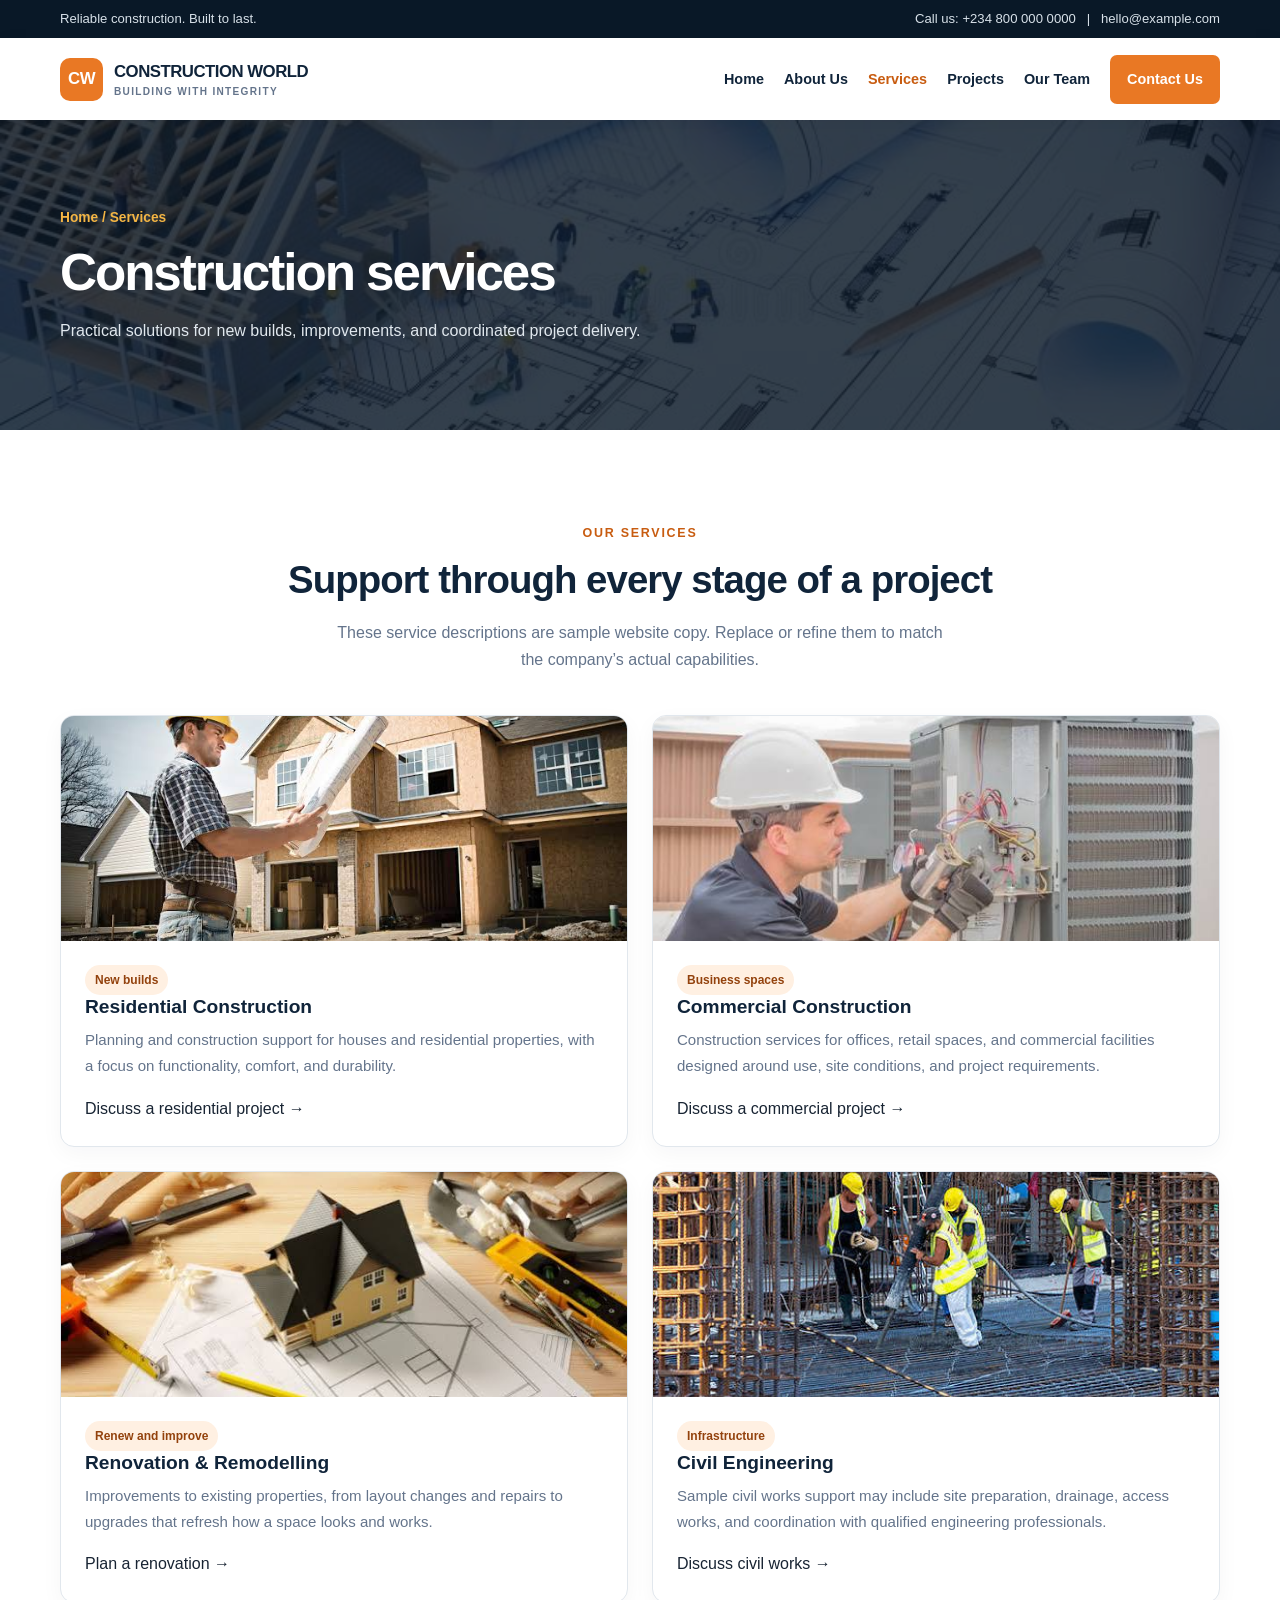
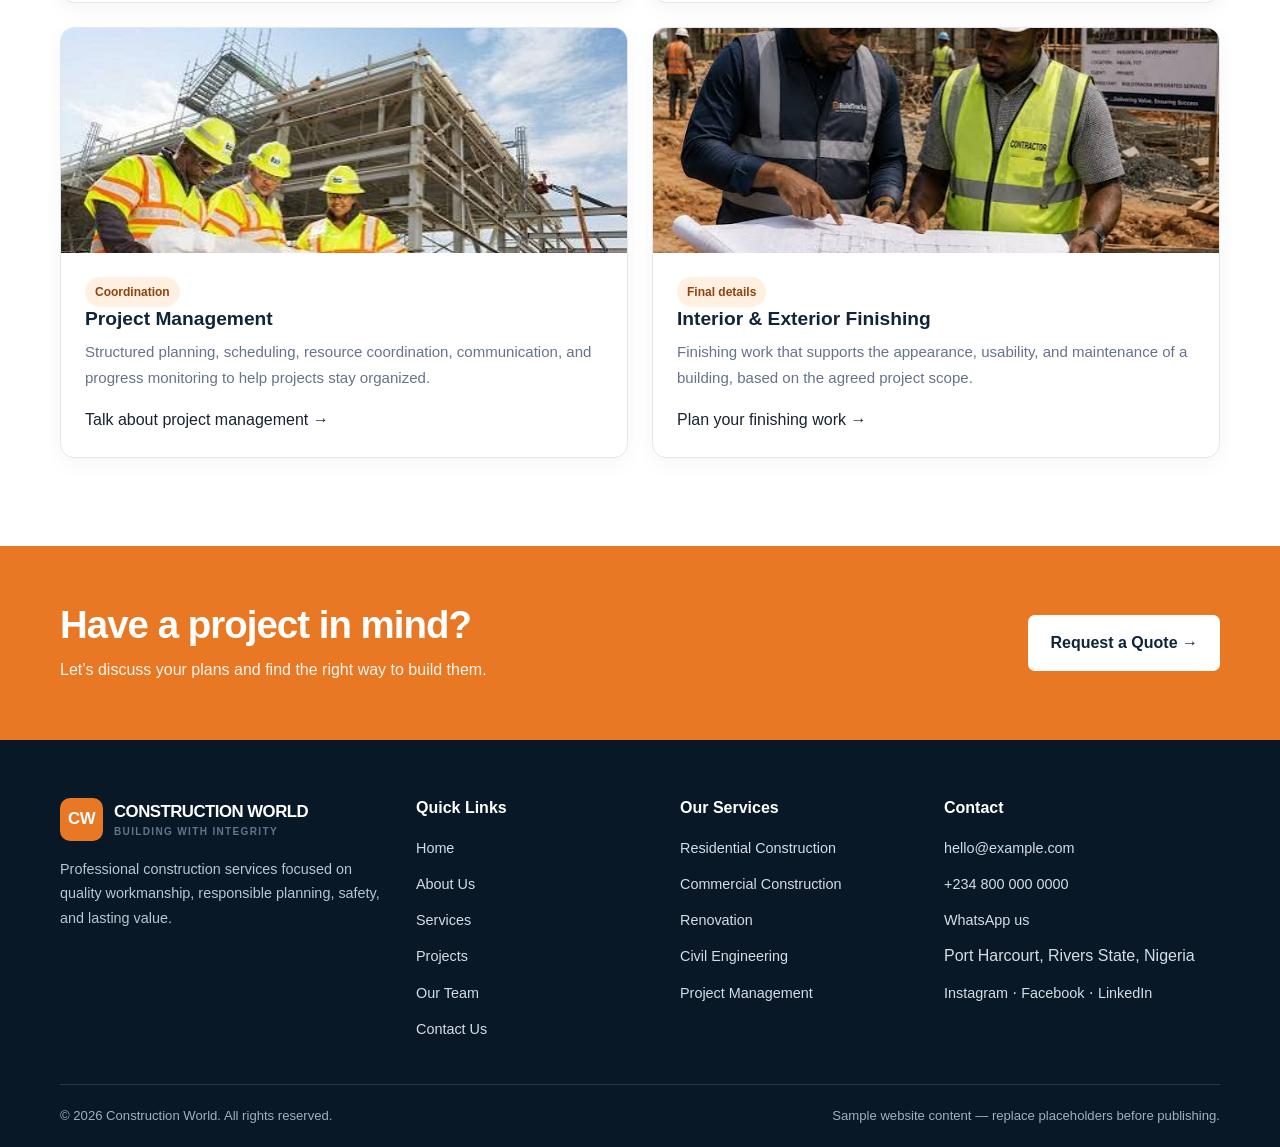
<file: construction-world/services.html>
<!DOCTYPE html>
<html lang="en"><head><meta charset="UTF-8"><meta name="viewport" content="width=device-width, initial-scale=1.0">
<meta name="description" content="Services | Construction World professional construction services.">
<title>Services | Construction World</title><link rel="stylesheet" href="css/style.css"></head>
<body><a class="skip-link" href="#main">Skip to content</a>
<div class="topbar"><div class="container topbar__inner"><span>Reliable construction. Built to last.</span><span>Call us: <a href="tel:+2348000000000">+234 800 000 0000</a> &nbsp; | &nbsp; <a href="mailto:hello@example.com">hello@example.com</a></span></div></div>
<header class="site-header"><div class="container nav-wrap">
<a class="brand" href="index.html" aria-label="Construction World home"><span class="brand-mark">CW</span><span>CONSTRUCTION WORLD<small>BUILDING WITH INTEGRITY</small></span></a>
<input class="nav-toggle" type="checkbox" id="nav-toggle" aria-label="Toggle navigation"><label class="nav-toggle-label" for="nav-toggle" aria-hidden="true">☰</label>
<ul class="nav-links"><li><a href="index.html">Home</a></li>
<li><a href="about.html">About Us</a></li>
<li><a href="services.html" aria-current="page">Services</a></li>
<li><a href="projects.html">Projects</a></li>
<li><a href="team.html">Our Team</a></li>
<li><a href="contact.html" class="nav-cta">Contact Us</a></li></ul></div></header><main id="main">
<section class="page-hero"><div class="container"><div class="breadcrumb">Home / Services</div><h1>Construction services</h1><p>Practical solutions for new builds, improvements, and coordinated project delivery.</p></div></section>
<section class="section"><div class="container"><div class="section-heading"><span class="eyebrow">Our Services</span><h2>Support through every stage of a project</h2><p>These service descriptions are sample website copy. Replace or refine them to match the company’s actual capabilities.</p></div><div class="grid grid--2">
<article class="card" id="residential"><img class="card__image" src="images/service-residential.jpg" alt="Residential building under construction"><div class="card__body"><span class="pill">New builds</span><h3>Residential Construction</h3><p>Planning and construction support for houses and residential properties, with a focus on functionality, comfort, and durability.</p><a class="text-link" href="contact.html">Discuss a residential project →</a></div></article>
<article class="card" id="commercial"><img class="card__image" src="images/service-commercial.jpg" alt="Commercial building construction"><div class="card__body"><span class="pill">Business spaces</span><h3>Commercial Construction</h3><p>Construction services for offices, retail spaces, and commercial facilities designed around use, site conditions, and project requirements.</p><a class="text-link" href="contact.html">Discuss a commercial project →</a></div></article>
<article class="card" id="renovation"><img class="card__image" src="images/service-renovation.jpg" alt="Interior renovation in progress"><div class="card__body"><span class="pill">Renew and improve</span><h3>Renovation & Remodelling</h3><p>Improvements to existing properties, from layout changes and repairs to upgrades that refresh how a space looks and works.</p><a class="text-link" href="contact.html">Plan a renovation →</a></div></article>
<article class="card" id="civil"><img class="card__image" src="images/project-1.jpg" alt="Civil engineering and construction work"><div class="card__body"><span class="pill">Infrastructure</span><h3>Civil Engineering</h3><p>Sample civil works support may include site preparation, drainage, access works, and coordination with qualified engineering professionals.</p><a class="text-link" href="contact.html">Discuss civil works →</a></div></article>
<article class="card" id="management"><img class="card__image" src="images/project-2.jpg" alt="Project team discussing construction plans"><div class="card__body"><span class="pill">Coordination</span><h3>Project Management</h3><p>Structured planning, scheduling, resource coordination, communication, and progress monitoring to help projects stay organized.</p><a class="text-link" href="contact.html">Talk about project management →</a></div></article>
<article class="card" id="finishing"><img class="card__image" src="images/project-3.jpg" alt="Completed interior finishing details"><div class="card__body"><span class="pill">Final details</span><h3>Interior & Exterior Finishing</h3><p>Finishing work that supports the appearance, usability, and maintenance of a building, based on the agreed project scope.</p><a class="text-link" href="contact.html">Plan your finishing work →</a></div></article>
</div></div></section>
</main><section class="cta-band"><div class="container cta-band__inner"><div><h2>Have a project in mind?</h2><p>Let’s discuss your plans and find the right way to build them.</p></div><a class="btn" href="contact.html">Request a Quote →</a></div></section>
<footer class="site-footer"><div class="container"><div class="footer-grid">
<div><a class="brand footer-brand" href="index.html"><span class="brand-mark">CW</span><span>CONSTRUCTION WORLD<small>BUILDING WITH INTEGRITY</small></span></a><p>Professional construction services focused on quality workmanship, responsible planning, safety, and lasting value.</p></div>
<div><h3>Quick Links</h3><ul class="footer-links"><li><a href="index.html">Home</a></li><li><a href="about.html">About Us</a></li><li><a href="services.html">Services</a></li><li><a href="projects.html">Projects</a></li><li><a href="team.html">Our Team</a></li><li><a href="contact.html">Contact Us</a></li></ul></div>
<div><h3>Our Services</h3><ul class="footer-links"><li><a href="services.html#residential">Residential Construction</a></li><li><a href="services.html#commercial">Commercial Construction</a></li><li><a href="services.html#renovation">Renovation</a></li><li><a href="services.html#civil">Civil Engineering</a></li><li><a href="services.html#management">Project Management</a></li></ul></div>
<div><h3>Contact</h3><ul class="footer-links"><li><a href="mailto:hello@example.com">hello@example.com</a></li><li><a href="tel:+2348000000000">+234 800 000 0000</a></li><li><a href="https://wa.me/2348000000000">WhatsApp us</a></li><li>Port Harcourt, Rivers State, Nigeria</li><li><a href="https://instagram.com/" target="_blank" rel="noopener">Instagram</a> · <a href="https://facebook.com/" target="_blank" rel="noopener">Facebook</a> · <a href="https://linkedin.com/" target="_blank" rel="noopener">LinkedIn</a></li></ul></div>
</div><div class="footer-bottom"><span>© 2026 Construction World. All rights reserved.</span><span>Sample website content — replace placeholders before publishing.</span></div></div></footer></body></html>
</file>
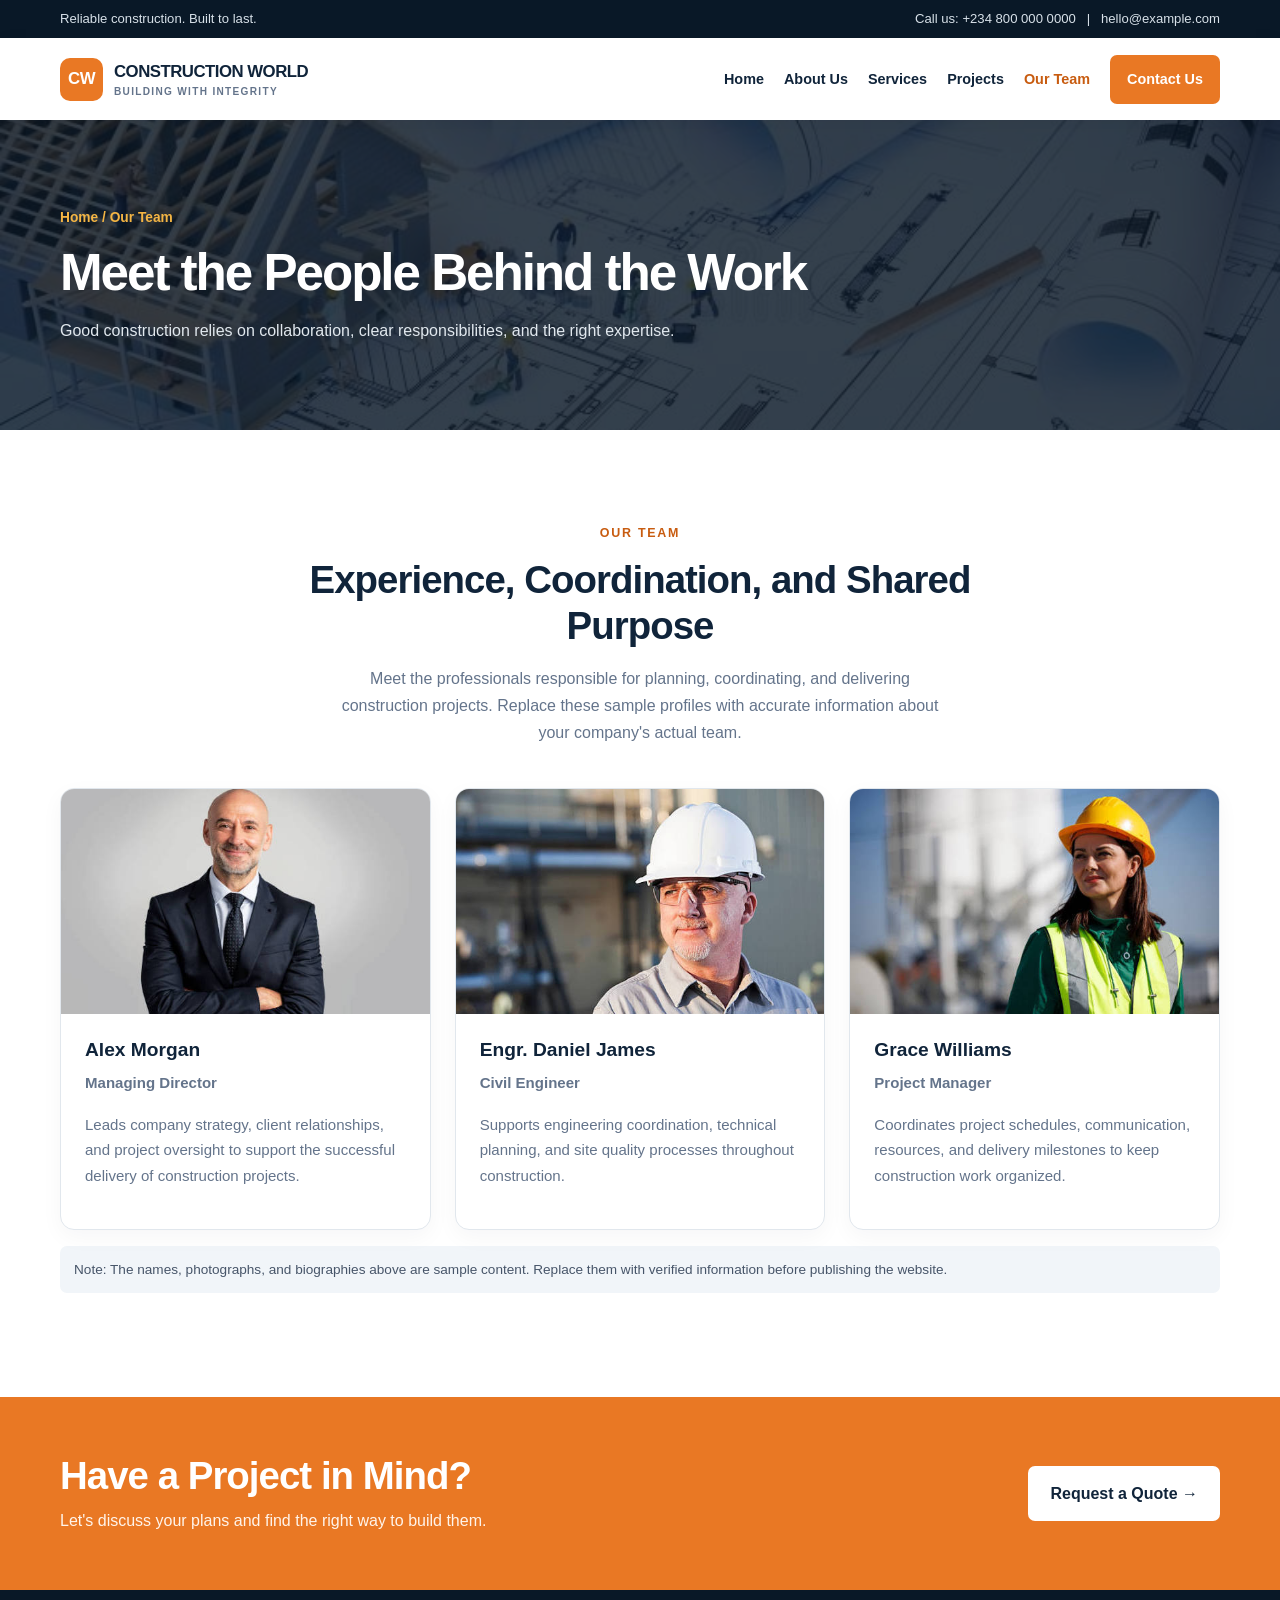
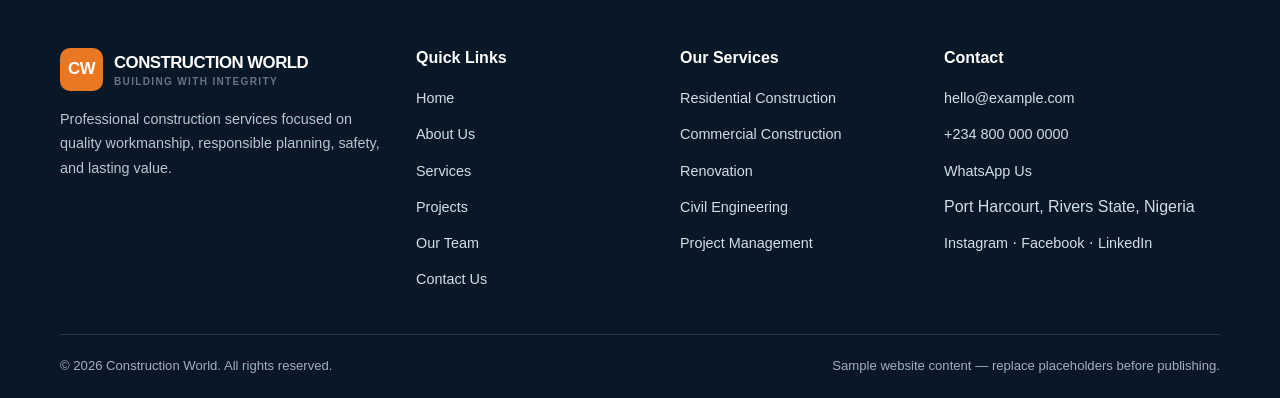
<file: construction-world/team.html>
<!DOCTYPE html>
<html lang="en">

<head>
    <meta charset="UTF-8">
    <meta name="viewport" content="width=device-width, initial-scale=1.0">

    <meta name="description" content="Meet the Construction World team of construction professionals.">

    <title>Our Team | Construction World</title>

    <link rel="stylesheet" href="css/style.css">
</head>

<body>

    <!-- Skip Link -->
    <a class="skip-link" href="#main">Skip to content</a>

    <!-- Top Bar -->
    <div class="topbar">
        <div class="container topbar__inner">

            <span>Reliable construction. Built to last.</span>

            <span>
                Call us:
                <a href="tel:+2348000000000">+234 800 000 0000</a>
                &nbsp; | &nbsp;
                <a href="mailto:hello@example.com">hello@example.com</a>
            </span>

        </div>
    </div>

    <!-- Header and Navigation -->
    <header class="site-header">

        <div class="container nav-wrap">

            <a class="brand" href="index.html" aria-label="Construction World home">

                <span class="brand-mark">CW</span>

                <span>
                    CONSTRUCTION WORLD
                    <small>BUILDING WITH INTEGRITY</small>
                </span>

            </a>

            <!-- Mobile Navigation Toggle -->
            <input
                class="nav-toggle"
                type="checkbox"
                id="nav-toggle"
                aria-label="Toggle navigation"
            >

            <label
                class="nav-toggle-label"
                for="nav-toggle"
                aria-hidden="true"
            >
                ☰
            </label>

            <!-- Navigation Links -->
            <ul class="nav-links">

                <li>
                    <a href="index.html">Home</a>
                </li>

                <li>
                    <a href="about.html">About Us</a>
                </li>

                <li>
                    <a href="services.html">Services</a>
                </li>

                <li>
                    <a href="projects.html">Projects</a>
                </li>

                <li>
                    <a href="team.html" aria-current="page">Our Team</a>
                </li>

                <li>
                    <a href="contact.html" class="nav-cta">Contact Us</a>
                </li>

            </ul>

        </div>

    </header>

    <!-- Main Content -->
    <main id="main">

        <!-- Page Hero Section -->
        <section class="page-hero">

            <div class="container">

                <div class="breadcrumb">
                    Home / Our Team
                </div>

                <h1>Meet the People Behind the Work</h1>

                <p>
                    Good construction relies on collaboration,
                    clear responsibilities, and the right expertise.
                </p>

            </div>

        </section>

        <!-- Team Members Section -->
        <section class="section">

            <div class="container">

                <div class="section-heading">

                    <span class="eyebrow">Our Team</span>

                    <h2>Experience, Coordination, and Shared Purpose</h2>

                    <p>
                        Meet the professionals responsible for planning,
                        coordinating, and delivering construction projects.
                        Replace these sample profiles with accurate
                        information about your company's actual team.
                    </p>

                </div>

                <!-- Team Cards Grid -->
                <div class="grid grid--3">

                    <!-- Team Member 1 -->
                    <article class="card">

                        <img
                            class="card__image"
                            src="images/team-member-1.jpg"
                            alt="Portrait of Alex Morgan, Managing Director"
                            loading="lazy"
                        >

                        <div class="card__body">

                            <h3>Alex Morgan</h3>

                            <p>
                                <strong>Managing Director</strong>
                            </p>

                            <p>
                                Leads company strategy, client relationships,
                                and project oversight to support the
                                successful delivery of construction projects.
                            </p>

                        </div>

                    </article>

                    <!-- Team Member 2 -->
                    <article class="card">

                        <img
                            class="card__image"
                            src="images/team-member-2.jpg"
                            alt="Portrait of Daniel James, Civil Engineer"
                            loading="lazy"
                        >

                        <div class="card__body">

                            <h3>Engr. Daniel James</h3>

                            <p>
                                <strong>Civil Engineer</strong>
                            </p>

                            <p>
                                Supports engineering coordination,
                                technical planning, and site quality
                                processes throughout construction.
                            </p>

                        </div>

                    </article>

                    <!-- Team Member 3 -->
                    <article class="card">

                        <img
                            class="card__image"
                            src="images/team-member-3.jpg"
                            alt="Portrait of Grace Williams, Project Manager"
                            loading="lazy"
                        >

                        <div class="card__body">

                            <h3>Grace Williams</h3>

                            <p>
                                <strong>Project Manager</strong>
                            </p>

                            <p>
                                Coordinates project schedules, communication,
                                resources, and delivery milestones to keep
                                construction work organized.
                            </p>

                        </div>

                    </article>

                </div>

                <!-- Placeholder Notice -->
                <p class="form-note">
                    Note: The names, photographs, and biographies above
                    are sample content. Replace them with verified
                    information before publishing the website.
                </p>

            </div>

        </section>

    </main>

    <!-- Call to Action Section -->
    <section class="cta-band">

        <div class="container cta-band__inner">

            <div>

                <h2>Have a Project in Mind?</h2>

                <p>
                    Let's discuss your plans and find the right way
                    to build them.
                </p>

            </div>

            <a class="btn" href="contact.html">
                Request a Quote →
            </a>

        </div>

    </section>

    <!-- Footer -->
    <footer class="site-footer">

        <div class="container">

            <div class="footer-grid">

                <!-- Company Information -->
                <div>

                    <a class="brand footer-brand" href="index.html">

                        <span class="brand-mark">CW</span>

                        <span>
                            CONSTRUCTION WORLD
                            <small>BUILDING WITH INTEGRITY</small>
                        </span>

                    </a>

                    <p>
                        Professional construction services focused on
                        quality workmanship, responsible planning,
                        safety, and lasting value.
                    </p>

                </div>

                <!-- Quick Links -->
                <div>

                    <h3>Quick Links</h3>

                    <ul class="footer-links">

                        <li>
                            <a href="index.html">Home</a>
                        </li>

                        <li>
                            <a href="about.html">About Us</a>
                        </li>

                        <li>
                            <a href="services.html">Services</a>
                        </li>

                        <li>
                            <a href="projects.html">Projects</a>
                        </li>

                        <li>
                            <a href="team.html">Our Team</a>
                        </li>

                        <li>
                            <a href="contact.html">Contact Us</a>
                        </li>

                    </ul>

                </div>

                <!-- Services -->
                <div>

                    <h3>Our Services</h3>

                    <ul class="footer-links">

                        <li>
                            <a href="services.html#residential">
                                Residential Construction
                            </a>
                        </li>

                        <li>
                            <a href="services.html#commercial">
                                Commercial Construction
                            </a>
                        </li>

                        <li>
                            <a href="services.html#renovation">
                                Renovation
                            </a>
                        </li>

                        <li>
                            <a href="services.html#civil">
                                Civil Engineering
                            </a>
                        </li>

                        <li>
                            <a href="services.html#management">
                                Project Management
                            </a>
                        </li>

                    </ul>

                </div>

                <!-- Contact Information -->
                <div>

                    <h3>Contact</h3>

                    <ul class="footer-links">

                        <li>
                            <a href="mailto:hello@example.com">
                                hello@example.com
                            </a>
                        </li>

                        <li>
                            <a href="tel:+2348000000000">
                                +234 800 000 0000
                            </a>
                        </li>

                        <li>
                            <a
                                href="https://wa.me/2348000000000"
                                target="_blank"
                                rel="noopener noreferrer"
                            >
                                WhatsApp Us
                            </a>
                        </li>

                        <li>
                            Port Harcourt, Rivers State, Nigeria
                        </li>

                        <li>
                            <a
                                href="https://instagram.com/"
                                target="_blank"
                                rel="noopener noreferrer"
                            >Instagram</a>

                            ·

                            <a
                                href="https://facebook.com/"
                                target="_blank"
                                rel="noopener noreferrer"
                            >Facebook</a>

                            ·

                            <a
                                href="https://linkedin.com/"
                                target="_blank"
                                rel="noopener noreferrer"
                            >LinkedIn</a>
                        </li>

                    </ul>

                </div>

            </div>

            <!-- Footer Bottom -->
            <div class="footer-bottom">

                <span>
                    © 2026 Construction World. All rights reserved.
                </span>

                <span>
                    Sample website content — replace placeholders before publishing.
                </span>

            </div>

        </div>

    </footer>

</body>

</html>
</file>
<file: construction-world/css/style.css>
:root{--navy:#10243a;--deep:#091827;--orange:#e97824;--orange-dark:#c85c10;--gold:#f4b544;--white:#fff;--light:#f4f6f8;--grey:#64748b;--dark:#182433;--border:#e1e7ed;--shadow:0 16px 40px rgba(16,36,58,.10);--radius:14px;--container:1160px}
*{box-sizing:border-box}html{scroll-behavior:smooth}body{margin:0;color:var(--dark);background:#fff;font-family:Arial,Helvetica,sans-serif;line-height:1.7}img{display:block;max-width:100%}a{color:inherit;text-decoration:none}p{margin:0 0 1rem;color:var(--grey)}h1,h2,h3,h4{margin:0 0 1rem;color:var(--navy);line-height:1.2}h1{font-size:clamp(2.4rem,5vw,4.6rem);letter-spacing:-.04em}h2{font-size:clamp(1.8rem,3vw,2.7rem);letter-spacing:-.025em}h3{font-size:1.2rem}.container{width:min(var(--container),calc(100% - 40px));margin-inline:auto}.section{padding:88px 0}.section--light{background:var(--light)}.section--navy{background:var(--navy);color:#fff}.section--navy h2,.section--navy h3{color:#fff}.section--navy p{color:#d2dce6}.section-heading{max-width:720px;margin:0 auto 42px;text-align:center}.section-heading p{max-width:620px;margin:auto}.eyebrow{display:inline-block;margin-bottom:12px;color:var(--orange-dark);font-size:.78rem;font-weight:800;letter-spacing:.14em;text-transform:uppercase}.section--navy .eyebrow{color:var(--gold)}
.skip-link{position:absolute;left:-9999px;top:0;padding:10px 16px;color:#fff;background:var(--navy);z-index:1000}.skip-link:focus{left:10px}
.topbar{background:var(--deep);color:#d8e1e9;font-size:.82rem}.topbar__inner{display:flex;justify-content:space-between;gap:18px;padding:8px 0}.topbar a:hover{color:var(--gold)}.site-header{position:relative;z-index:20;background:#fff;box-shadow:0 3px 16px #0000000d}.nav-wrap{display:flex;align-items:center;justify-content:space-between;gap:24px;min-height:82px}.brand{display:inline-flex;align-items:center;gap:11px;font-size:1.05rem;font-weight:900;letter-spacing:-.03em;color:var(--navy)}.brand-mark{display:grid;place-items:center;width:43px;height:43px;border-radius:10px;color:#fff;background:var(--orange);font-weight:900}.brand small{display:block;margin-top:-4px;color:var(--grey);font-size:.63rem;letter-spacing:.13em}.nav-toggle{position:absolute;opacity:0;pointer-events:none}.nav-toggle-label{display:none;cursor:pointer;color:var(--navy);font-size:1.7rem}.nav-links{display:flex;align-items:center;gap:20px;margin:0;padding:0;list-style:none}.nav-links a{display:block;padding:10px 0;color:var(--navy);font-size:.9rem;font-weight:750;transition:color .2s}.nav-links a:hover,.nav-links a[aria-current=page]{color:var(--orange-dark)}.nav-links .nav-cta{padding:12px 17px;border-radius:7px;color:#fff;background:var(--orange)}.nav-links .nav-cta:hover{color:#fff;background:var(--orange-dark)}
.btn{display:inline-flex;align-items:center;justify-content:center;gap:8px;min-height:48px;padding:12px 20px;border:2px solid transparent;border-radius:7px;font-weight:800;text-align:center;transition:transform .2s,background .2s,color .2s}.btn:hover{transform:translateY(-2px)}.btn--primary{color:#fff;background:var(--orange)}.btn--primary:hover{background:var(--orange-dark)}.btn--outline{border-color:#ffffffa6;color:#fff;background:transparent}.btn--outline:hover{color:var(--navy);background:#fff}.btn--navy{color:#fff;background:var(--navy)}.btn--navy:hover{background:var(--deep)}.btn-row{display:flex;flex-wrap:wrap;gap:12px}
.hero{position:relative;isolation:isolate;display:flex;align-items:center;min-height:590px;color:#fff;background:var(--navy) url("../images/hero-construction.jpg") center/cover no-repeat}.hero:before{position:absolute;inset:0;z-index:-1;content:"";background:linear-gradient(90deg,#071422e8 0%,#071422b8 48%,#07142238 100%)}.hero__content{max-width:760px;padding:85px 0}.hero .eyebrow,.hero__tag{color:var(--gold)}.hero h1{color:#fff}.hero p{max-width:630px;margin-bottom:28px;color:#e1e8ee;font-size:1.08rem}.hero__tag{display:inline-flex;align-items:center;gap:9px;margin-bottom:22px;font-size:.82rem;font-weight:800;letter-spacing:.12em;text-transform:uppercase}.hero__tag:before{width:34px;height:3px;content:"";background:var(--orange)}.page-hero{position:relative;isolation:isolate;padding:86px 0;color:#fff;background:var(--navy) url("../images/hero-construction.jpg") center/cover no-repeat}.page-hero:before{position:absolute;inset:0;z-index:-1;content:"";background:#091827d1}.page-hero h1{margin-bottom:14px;color:#fff;font-size:clamp(2.3rem,4vw,3.8rem)}.page-hero p{max-width:700px;margin:0;color:#e1e8ee}.breadcrumb{margin-bottom:12px;color:var(--gold);font-size:.86rem;font-weight:800}
.grid{display:grid;gap:24px}.grid--2{grid-template-columns:repeat(2,minmax(0,1fr))}.grid--3{grid-template-columns:repeat(3,minmax(0,1fr))}.grid--4{grid-template-columns:repeat(4,minmax(0,1fr))}.split{display:grid;grid-template-columns:1fr 1fr;align-items:center;gap:56px}.image-frame{overflow:hidden;border-radius:var(--radius);background:#dce3e9;box-shadow:var(--shadow)}.image-frame img{width:100%;height:100%;min-height:300px;object-fit:cover}.image-caption{padding:16px 18px;color:var(--grey);background:var(--light);font-size:.83rem}.card{overflow:hidden;border:1px solid var(--border);border-radius:var(--radius);background:#fff;box-shadow:0 7px 22px #10243a0a;transition:transform .25s,box-shadow .25s}.card:hover{transform:translateY(-5px);box-shadow:var(--shadow)}.card__image{width:100%;height:225px;object-fit:cover;background:#dce3e9}.card__body{padding:24px}.card__body p{font-size:.94rem}.card__body h3{margin-bottom:9px}.card__meta{display:flex;flex-wrap:wrap;gap:8px 14px;margin:12px 0;color:var(--grey);font-size:.83rem}.pill{display:inline-flex;padding:5px 10px;border-radius:100px;color:#93420d;background:#fff0e2;font-size:.75rem;font-weight:800}.check-list{display:grid;gap:14px;margin:24px 0 30px;padding:0;list-style:none}.check-list li{display:flex;align-items:flex-start;gap:12px}.check-list li:before{display:grid;flex:0 0 24px;place-items:center;width:24px;height:24px;content:"✓";border-radius:50%;color:#fff;background:var(--orange);font-size:.8rem;font-weight:900}.stat-grid{display:grid;grid-template-columns:repeat(4,1fr);gap:20px}.stat{padding:25px 18px;border:1px solid #ffffff29;border-radius:12px;text-align:center}.stat strong{display:block;color:var(--gold);font-size:clamp(1.8rem,3vw,2.7rem);line-height:1.2}.stat span{color:#e1e8ee;font-size:.9rem}.value-card{padding:26px;border-left:4px solid var(--orange);border-radius:0 10px 10px 0;background:var(--light)}.value-card p{margin-bottom:0}.quote-card{padding:28px;border-radius:var(--radius);background:var(--light)}.quote-mark{color:var(--orange);font-size:2.4rem;font-weight:900;line-height:1}.quote-card blockquote{margin:12px 0 18px;color:var(--dark)}.quote-card small{color:var(--grey)}
.cta-band{padding:56px 0;color:#fff;background:var(--orange)}.cta-band__inner{display:flex;align-items:center;justify-content:space-between;gap:30px}.cta-band h2{max-width:650px;margin-bottom:8px;color:#fff}.cta-band p{margin:0;color:#fff4eb}.cta-band .btn{flex-shrink:0;color:var(--navy);background:#fff}.cta-band .btn:hover{background:#fff0e2}
.contact-layout{display:grid;grid-template-columns:.8fr 1.2fr;gap:32px;align-items:start}.contact-panel{padding:28px;border-radius:var(--radius);background:var(--light)}.contact-item{margin:0 0 24px}.contact-item strong{display:block;margin-bottom:4px;color:var(--navy)}.contact-item a{color:var(--orange-dark);overflow-wrap:anywhere}.form-card{padding:30px;border:1px solid var(--border);border-radius:var(--radius);box-shadow:var(--shadow)}.form-grid{display:grid;grid-template-columns:repeat(2,minmax(0,1fr));gap:18px}.form-field{display:flex;flex-direction:column;gap:7px}.form-field--full{grid-column:1/-1}.form-field label{color:var(--navy);font-size:.9rem;font-weight:800}.form-field input,.form-field select,.form-field textarea{width:100%;min-height:48px;padding:12px 13px;border:1px solid #cbd5df;border-radius:7px;color:var(--dark);background:#fff}.form-field textarea{min-height:145px;resize:vertical}.form-field input:focus,.form-field select:focus,.form-field textarea:focus{outline:3px solid #e9782433;border-color:var(--orange)}.form-note{margin-top:16px;padding:12px 14px;border-radius:7px;color:#475569;background:#f1f5f9;font-size:.85rem}.map-panel{display:grid;place-items:center;min-height:220px;padding:25px;border-radius:var(--radius);color:var(--navy);background:linear-gradient(135deg,#e8edf2,#f8fafc);text-align:center}
.site-footer{padding:58px 0 20px;color:#d4dde6;background:var(--deep)}.footer-grid{display:grid;grid-template-columns:1.4fr 1fr 1fr 1.2fr;gap:34px}.site-footer h3{margin-bottom:17px;color:#fff;font-size:1rem}.site-footer p{color:#b9c5d0;font-size:.9rem}.footer-brand{margin-bottom:16px;color:#fff}.footer-links{display:grid;gap:9px;margin:0;padding:0;list-style:none}.footer-links a{color:#d4dde6;font-size:.9rem}.footer-links a:hover{color:var(--gold)}.footer-bottom{display:flex;justify-content:space-between;gap:20px;margin-top:42px;padding-top:20px;border-top:1px solid #ffffff21;color:#9fb0bf;font-size:.82rem}
@media(max-width:1000px){.nav-links{gap:12px}.nav-links a{font-size:.83rem}.grid--4{grid-template-columns:repeat(2,minmax(0,1fr))}.footer-grid{grid-template-columns:repeat(2,minmax(0,1fr))}.split{gap:32px}}
@media(max-width:760px){.topbar__inner{justify-content:center;text-align:center}.topbar__inner span:last-child{display:none}.nav-wrap{min-height:72px;flex-wrap:wrap}.nav-toggle-label{display:block}.nav-links{display:none;flex:0 0 100%;align-items:stretch;flex-direction:column;gap:0;padding:4px 0 18px;border-top:1px solid var(--border)}.nav-links li{width:100%}.nav-links a{padding:12px 4px;font-size:.95rem}.nav-links .nav-cta{margin-top:6px;text-align:center}.nav-toggle:checked~.nav-links{display:flex}.hero{min-height:540px}.hero__content{padding:65px 0}.section{padding:64px 0}.split,.grid--2,.grid--3,.contact-layout{grid-template-columns:1fr}.stat-grid{grid-template-columns:repeat(2,minmax(0,1fr))}.cta-band__inner{align-items:flex-start;flex-direction:column}.form-grid{grid-template-columns:1fr}.form-field--full{grid-column:auto}.page-hero{padding:66px 0}}
@media(max-width:480px){.container{width:min(var(--container),calc(100% - 28px))}.brand{font-size:.9rem}.brand-mark{width:39px;height:39px}.hero{min-height:500px}.hero p{font-size:1rem}.btn-row{align-items:stretch;flex-direction:column}.btn-row .btn{width:100%}.grid--4,.footer-grid{grid-template-columns:1fr}.stat-grid{gap:12px}.stat{padding:20px 10px}.card__body{padding:20px}.form-card,.contact-panel{padding:22px}.footer-bottom{flex-direction:column}}
</file>
